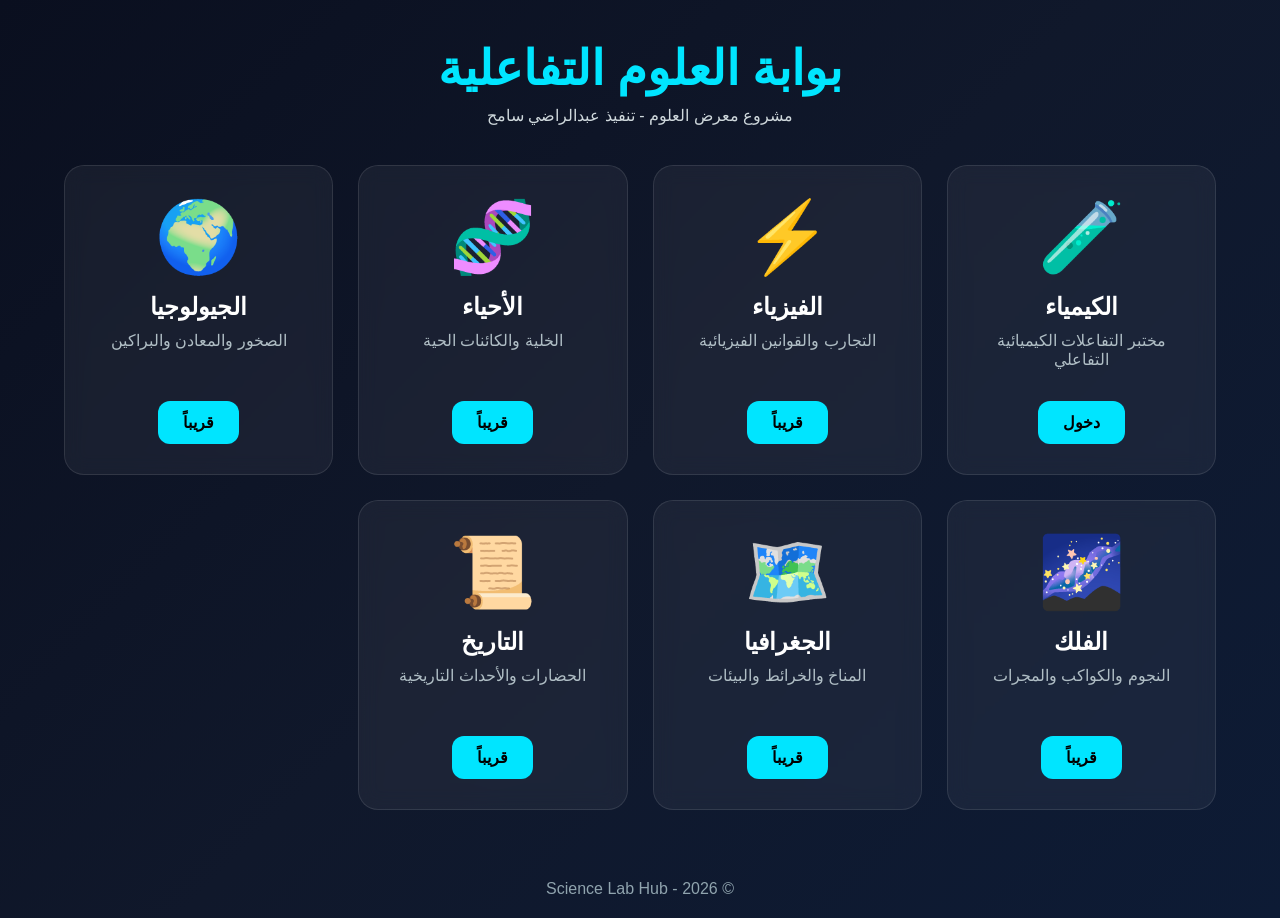
<file: index.html>
<!DOCTYPE html>
<html lang="ar" dir="rtl">

<head>
    <meta charset="UTF-8">
    <meta name="viewport" content="width=device-width, initial-scale=1.0">
    <title>بوابة العلوم التفاعلية</title>

    <style>
        * {
            margin: 0;
            padding: 0;
            box-sizing: border-box;
            font-family: Tahoma, sans-serif;
        }

        body {
            background: linear-gradient(135deg, #0a0f1f, #10182b, #0d1b35);
            min-height: 100vh;
            color: white;
        }

        header {
            text-align: center;
            padding: 40px 20px;
        }

        header h1 {
            font-size: 3rem;
            color: #00e5ff;
        }

        header p {
            color: #cfd8dc;
            margin-top: 10px;
        }

        .subjects {
            width: 90%;
            margin: auto;
            display: grid;
            grid-template-columns: repeat(auto-fit, minmax(250px, 1fr));
            gap: 25px;
            padding-bottom: 50px;
        }

        .card {
            background: rgba(255, 255, 255, .05);
            backdrop-filter: blur(10px);
            border: 1px solid rgba(255, 255, 255, .1);
            border-radius: 20px;
            padding: 30px;
            text-align: center;
            transition: .4s;
        }

        .card:hover {
            transform: translateY(-10px) scale(1.03);
            box-shadow: 0 0 20px rgba(0, 229, 255, .4);
        }

        .icon {
            font-size: 70px;
            margin-bottom: 15px;
        }

        .card h2 {
            margin-bottom: 10px;
        }

        .card p {
            color: #b0bec5;
            min-height: 50px;
        }

        .card a {
            display: inline-block;
            margin-top: 20px;
            padding: 12px 25px;
            border-radius: 12px;
            text-decoration: none;
            background: #00e5ff;
            color: black;
            font-weight: bold;
        }

        .chemistry .icon {
            color: #00e5ff;
        }

        .physics .icon {
            color: #ffeb3b;
        }

        .biology .icon {
            color: #4caf50;
        }

        .geology .icon {
            color: #795548;
        }

        .astronomy .icon {
            color: #9c27b0;
        }

        .geography .icon {
            color: #03a9f4;
        }

        .history .icon {
            color: #ff9800;
        }

        footer {
            text-align: center;
            padding: 20px;
            color: #90a4ae;
        }
    </style>

</head>

<body>

    <header>
        <h1>بوابة العلوم التفاعلية</h1>
        <p>مشروع معرض العلوم - تنفيذ عبدالراضي سامح</p>
    </header>

    <section class="subjects">

        <div class="card chemistry">
            <div class="icon">🧪</div>
            <h2>الكيمياء</h2>
            <p>مختبر التفاعلات الكيميائية التفاعلي</p>
            <a href="./elrayeseya.html">دخول</a>
        </div>

        <div class="card physics">
            <div class="icon">⚡</div>
            <h2>الفيزياء</h2>
            <p>التجارب والقوانين الفيزيائية</p>
            <a href="#">قريباً</a>
        </div>

        <div class="card biology">
            <div class="icon">🧬</div>
            <h2>الأحياء</h2>
            <p>الخلية والكائنات الحية</p>
            <a href="#">قريباً</a>
        </div>

        <div class="card geology">
            <div class="icon">🌍</div>
            <h2>الجيولوجيا</h2>
            <p>الصخور والمعادن والبراكين</p>
            <a href="#">قريباً</a>
        </div>

        <div class="card astronomy">
            <div class="icon">🌌</div>
            <h2>الفلك</h2>
            <p>النجوم والكواكب والمجرات</p>
            <a href="#">قريباً</a>
        </div>

        <div class="card geography">
            <div class="icon">🗺️</div>
            <h2>الجغرافيا</h2>
            <p>المناخ والخرائط والبيئات</p>
            <a href="#">قريباً</a>
        </div>

        <div class="card history">
            <div class="icon">📜</div>
            <h2>التاريخ</h2>
            <p>الحضارات والأحداث التاريخية</p>
            <a href="#">قريباً</a>
        </div>

    </section>

    <footer>
        © 2026 - Science Lab Hub
    </footer>

</body>

</html>
</file>
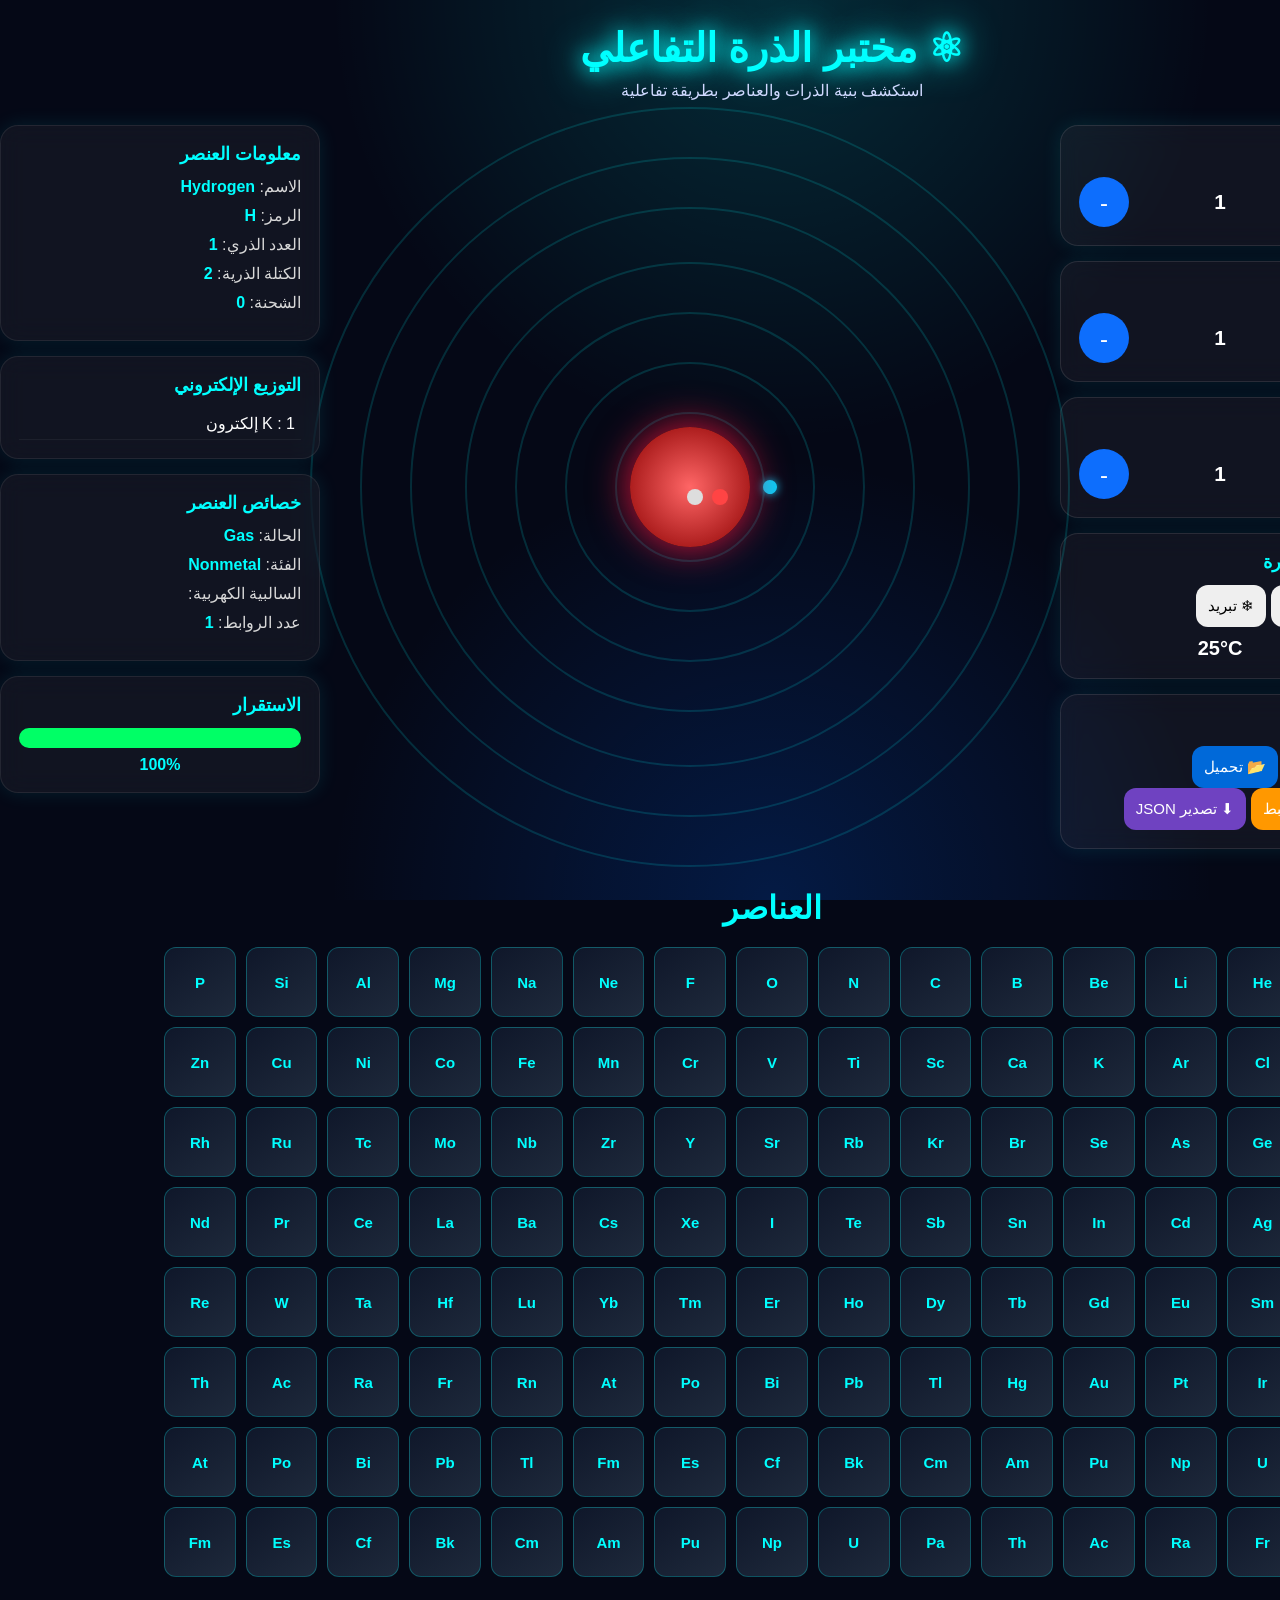
<file: atom.html>
<!DOCTYPE html>
<html lang="ar" dir="rtl">

<head>
    <meta charset="UTF-8">
    <meta name="viewport" content="width=device-width, initial-scale=1.0">

    <title>مختبر الذرة التفاعلي</title>

    <link rel="stylesheet" href="atom.css">
</head>

<body>

    <div class="background"></div>

    <header class="top-header">
        <h1>⚛ مختبر الذرة التفاعلي</h1>
        <p>استكشف بنية الذرات والعناصر بطريقة تفاعلية</p>
    </header>

    <div class="main-container">

        <!-- لوحة التحكم -->
        <aside class="control-panel">
            
            <div class="card">
                <h2>البروتونات</h2>

                <div class="counter-box">
                    <button id="addProton">+</button>

                    <span id="protonCount">1</span>

                    <button id="removeProton">-</button>
                </div>
            </div>

            <div class="card">
                <h2>النيوترونات</h2>

                <div class="counter-box">
                    <button id="addNeutron">+</button>

                    <span id="neutronCount">0</span>

                    <button id="removeNeutron">-</button>
                </div>
            </div>

            <div class="card">
                <h2>الإلكترونات</h2>

                <div class="counter-box">
                    <button id="addElectron">+</button>

                    <span id="electronCount">1</span>

                    <button id="removeElectron">-</button>
                </div>
            </div>

            <div class="card">
                <h2>درجة الحرارة</h2>

                <button id="heatBtn">🔥 تسخين</button>
                <button id="coolBtn">❄ تبريد</button>

                <div id="temperatureDisplay">
                    25°C
                </div>
            </div>

            <div class="card">
                <h2>أدوات</h2>

                <button id="saveAtom">
                    💾 حفظ
                </button>

                <button id="loadAtom">
                    📂 تحميل
                </button>

                <button id="resetAtom">
                    ♻ إعادة ضبط
                </button>

                <button id="exportAtom">
                    ⬇ تصدير JSON
                </button>
            </div>

        </aside>

        <!-- منطقة الذرة -->
        <section class="atom-section">

            <div id="atomContainer">

                <div id="orbit1" class="orbit"></div>
                <div id="orbit2" class="orbit"></div>
                <div id="orbit3" class="orbit"></div>
                <div id="orbit4" class="orbit"></div>
                <div id="orbit5" class="orbit"></div>
                <div id="orbit6" class="orbit"></div>
                <div id="orbit7" class="orbit"></div>

                <div id="nucleus">
                    <div id="protons"></div>
                    <div id="neutrons"></div>
                </div>

                <div id="electrons"></div>

            </div>

        </section>

        <!-- لوحة المعلومات -->
        <aside class="info-panel">

            <div class="info-card">
                <h2>معلومات العنصر</h2>

                <p>
                    الاسم:
                    <span id="elementName">-</span>
                </p>

                <p>
                    الرمز:
                    <span id="elementSymbol">-</span>
                </p>

                <p>
                    العدد الذري:
                    <span id="atomicNumber">0</span>
                </p>

                <p>
                    الكتلة الذرية:
                    <span id="atomicMass">0</span>
                </p>

                <p>
                    الشحنة:
                    <span id="chargeValue">0</span>
                </p>
            </div>

            <div class="info-card">
                <h2>التوزيع الإلكتروني</h2>

                <ul id="shellInfo"></ul>
            </div>

            <div class="info-card">
                <h2>خصائص العنصر</h2>

                <p>
                    الحالة:
                    <span id="stateValue">-</span>
                </p>

                <p>
                    الفئة:
                    <span id="categoryValue">-</span>
                </p>

                <p>
                    السالبية الكهربية:
                    <span id="electroValue">-</span>
                </p>

                <p>
                    عدد الروابط:
                    <span id="bondValue">-</span>
                </p>
            </div>

            <div class="info-card">
                <h2>الاستقرار</h2>

                <div class="stability-bar">
                    <div id="stabilityFill"></div>
                </div>

                <span id="stabilityValue">
                    100%
                </span>
            </div>

        </aside>

    </div>

    <!-- الجدول الدوري -->
    <section class="periodic-wrapper">

        <h2>العناصر</h2>

        <div id="periodicTable"></div>

    </section>

    <!-- شاشة الانفجار -->
    <div id="explosionScreen">

        <div class="explosion-box">

            <h1>💥 انفجار نووي</h1>

            <p>
                أصبحت الذرة غير مستقرة بالكامل
            </p>

            <button id="restartAfterExplosion">
                إعادة المحاولة
            </button>

        </div>
    </div>

    <script src="atom.js"></script>

</body>

</html>
</file>
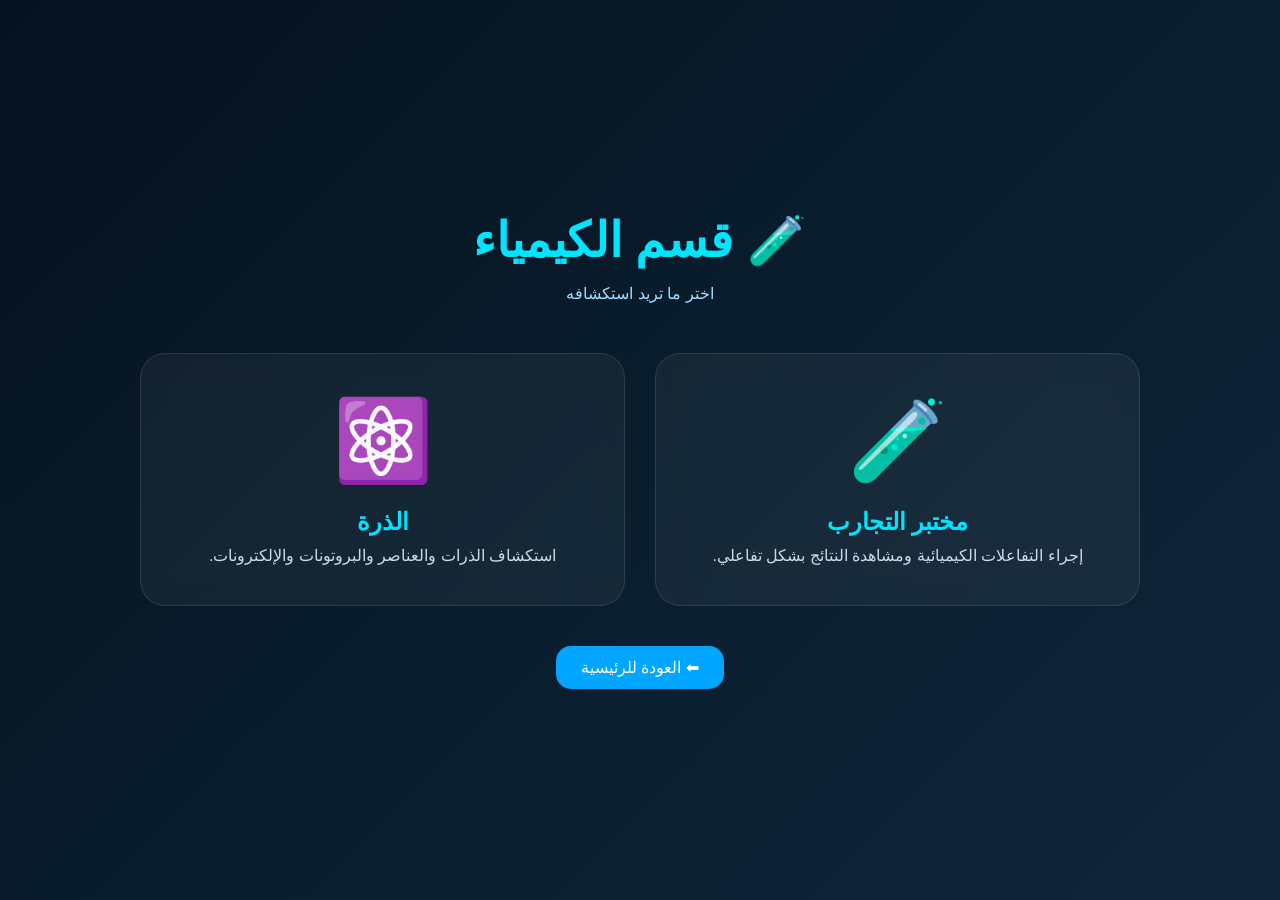
<file: elrayeseya.html>
<!DOCTYPE html>
<html lang="ar" dir="rtl">
<head>
<meta charset="UTF-8">
<meta name="viewport" content="width=device-width, initial-scale=1.0">
<title>قسم الكيمياء</title>

<style>
*{
    margin:0;
    padding:0;
    box-sizing:border-box;
    font-family:Tahoma,sans-serif;
}

body{
    background:linear-gradient(135deg,#06121f,#091d2d,#10253a);
    min-height:100vh;
    display:flex;
    justify-content:center;
    align-items:center;
    color:white;
}

.container{
    width:90%;
    max-width:1000px;
    text-align:center;
}

h1{
    font-size:3rem;
    margin-bottom:15px;
    color:#00e5ff;
}

.subtitle{
    color:#9fdcff;
    margin-bottom:50px;
}

.cards{
    display:grid;
    grid-template-columns:repeat(auto-fit,minmax(280px,1fr));
    gap:30px;
}

.card{
    text-decoration:none;
    color:white;
    background:rgba(255,255,255,0.05);
    border:1px solid rgba(255,255,255,0.1);
    border-radius:25px;
    padding:40px 20px;
    transition:0.3s;
    backdrop-filter:blur(12px);
}

.card:hover{
    transform:translateY(-10px) scale(1.03);
    border-color:#00e5ff;
    box-shadow:0 0 25px #00e5ff55;
}

.icon{
    font-size:80px;
    margin-bottom:20px;
}

.card h2{
    margin-bottom:10px;
    color:#00e5ff;
}

.card p{
    color:#cfd9e4;
}

.back-btn{
    margin-top:40px;
    display:inline-block;
    padding:12px 25px;
    border-radius:15px;
    text-decoration:none;
    color:white;
    background:#00a6ff;
}
</style>

</head>
<body>

<div class="container">

    <h1>🧪 قسم الكيمياء</h1>
    <p class="subtitle">اختر ما تريد استكشافه</p>

    <div class="cards">

        <a href="main.html" class="card">
            <div class="icon">🧪</div>
            <h2>مختبر التجارب</h2>
            <p>إجراء التفاعلات الكيميائية ومشاهدة النتائج بشكل تفاعلي.</p>
        </a>

        <a href="atom.html" class="card">
            <div class="icon">⚛️</div>
            <h2>الذرة</h2>
            <p>استكشاف الذرات والعناصر والبروتونات والإلكترونات.</p>
        </a>

    </div>

    <a href="./index.html" class="back-btn">⬅ العودة للرئيسية</a>

</div>

</body>
</html>
</file>
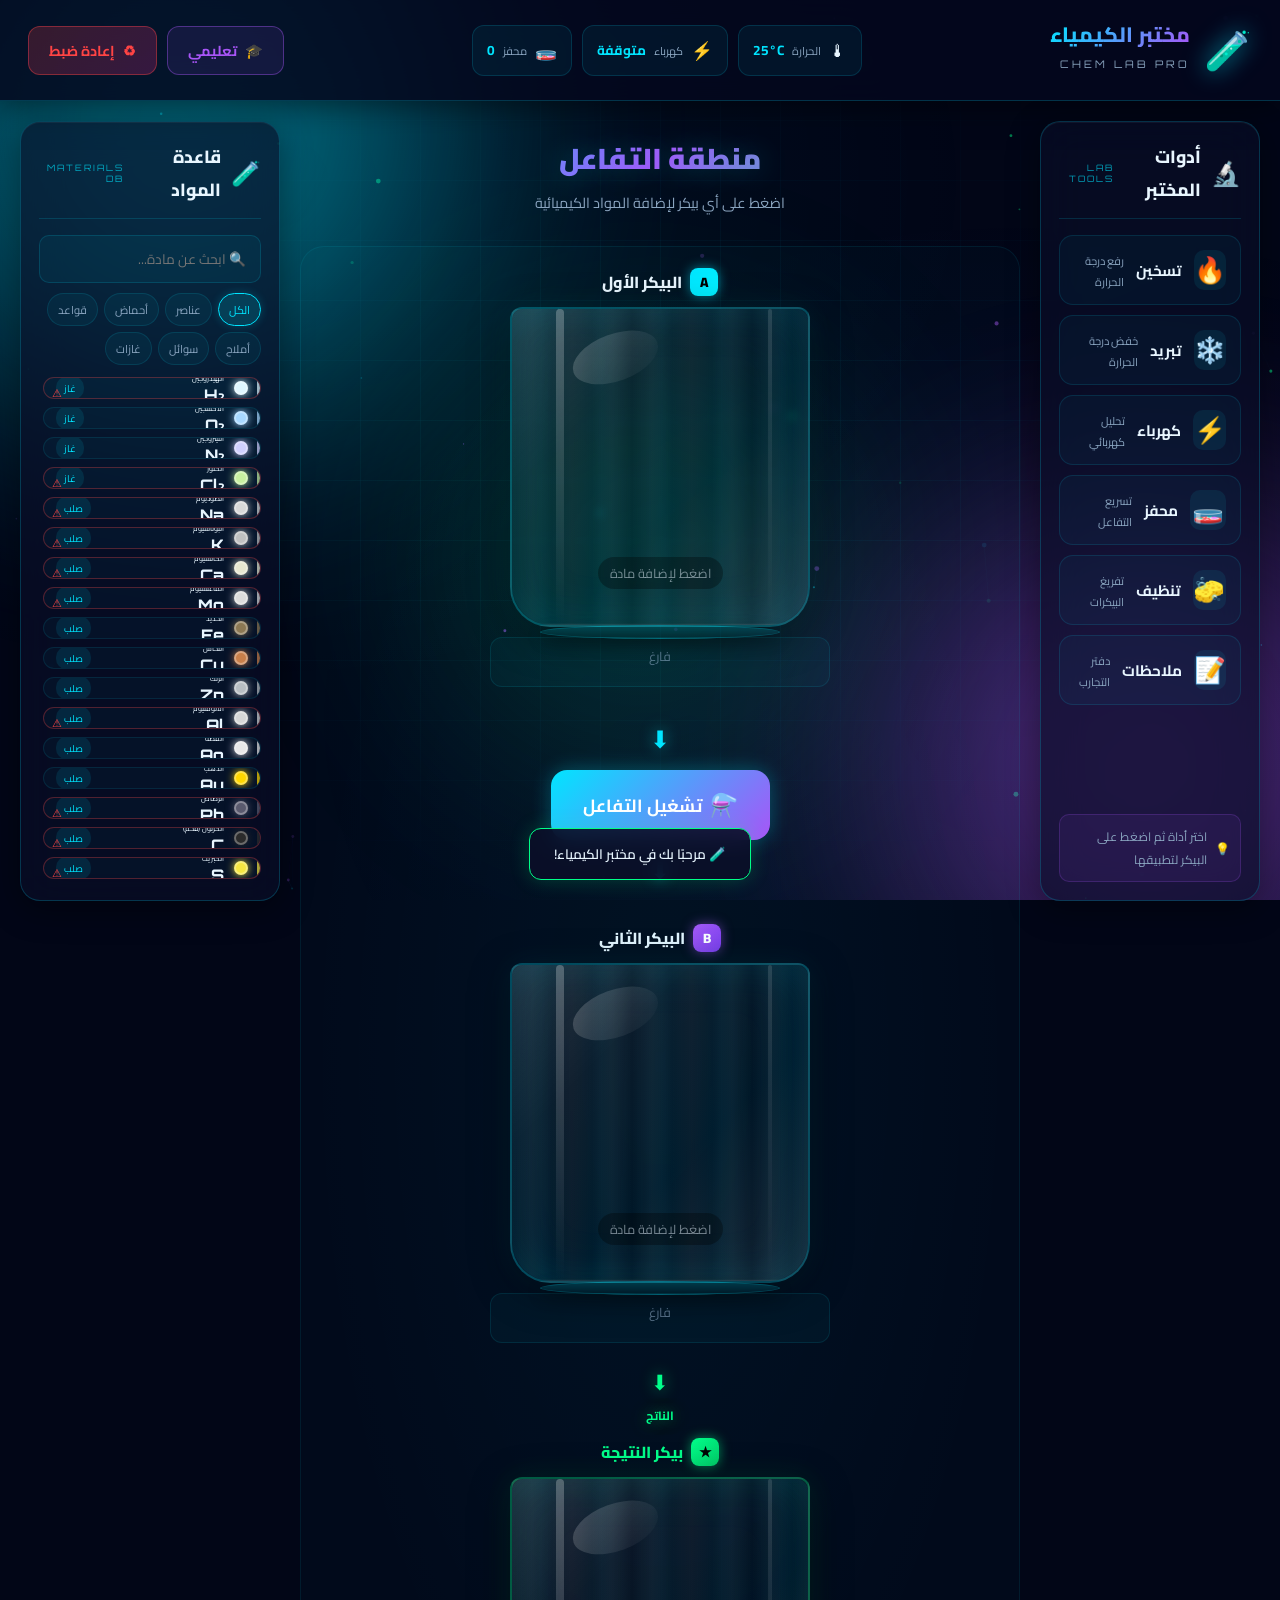
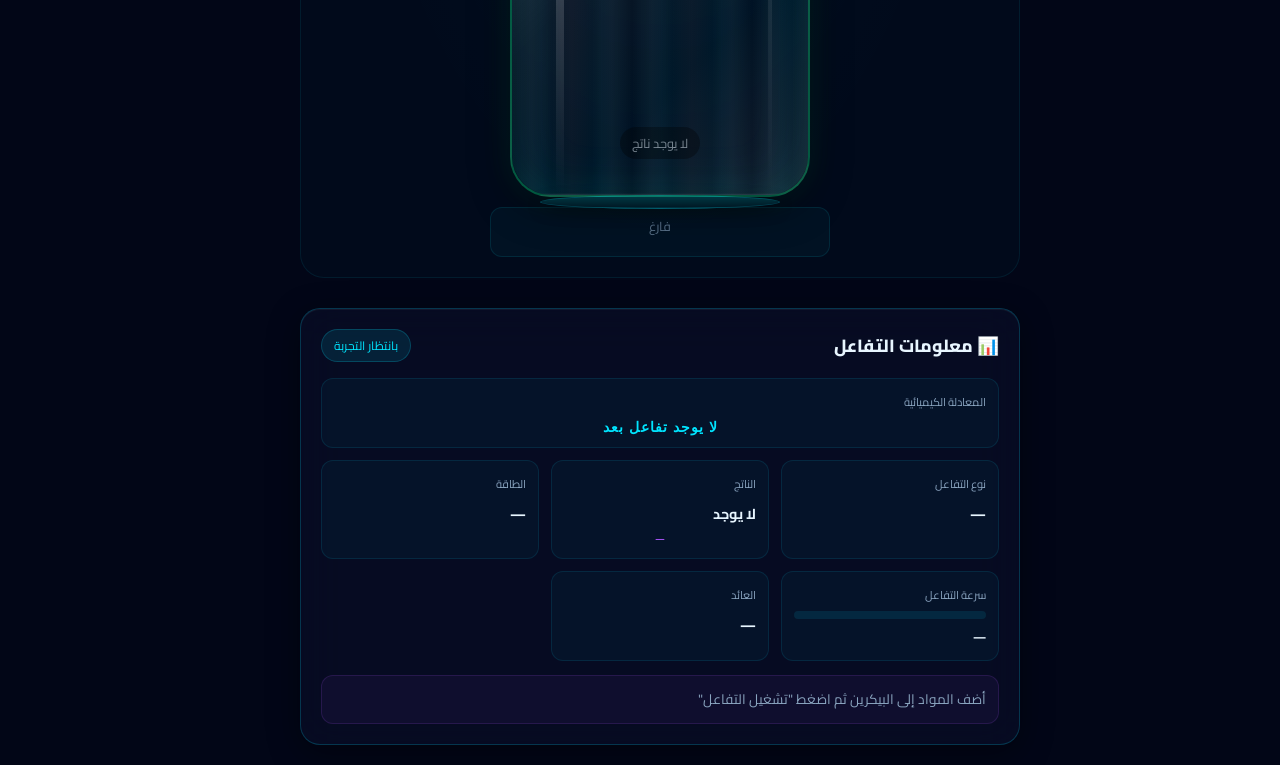
<file: main.html>
<!DOCTYPE html>
<html lang="ar" dir="rtl">
<head>
    <meta charset="UTF-8">
    <meta name="viewport" content="width=device-width, initial-scale=1.0">
    <title>مختبر الكيمياء التفاعلي | Chem Lab Pro</title>
    <link rel="stylesheet" href="style.css">
    <link href="https://fonts.googleapis.com/css2?family=Cairo:wght@300;400;600;700;800;900&family=Orbitron:wght@400;700;900&display=swap" rel="stylesheet">
</head>
<body>

    <!-- ===== الخلفية ===== -->
    <div class="background">
        <canvas id="bgCanvas"></canvas>
        <div class="glow glow1"></div>
        <div class="glow glow2"></div>
        <div class="glow glow3"></div>
        <div class="grid-overlay"></div>
    </div>

    <!-- ===== الشريط العلوي ===== -->
    <header class="topbar">
        <div class="logo">
            <div class="logo-icon">🧪</div>
            <div class="logo-text">
                <h1>مختبر الكيمياء</h1>
                <span>CHEM LAB PRO</span>
            </div>
        </div>

        <div class="lab-status">
            <div class="status-chip" id="tempStatus">
                <span class="status-icon">🌡</span>
                <span class="status-label">الحرارة</span>
                <span class="status-value" id="tempValue">25°C</span>
            </div>
            <div class="status-chip" id="electricStatus">
                <span class="status-icon">⚡</span>
                <span class="status-label">كهرباء</span>
                <span class="status-value" id="electricValue">متوقفة</span>
            </div>
            <div class="status-chip" id="catalystStatus">
                <span class="status-icon">🧫</span>
                <span class="status-label">محفز</span>
                <span class="status-value" id="catalystValue">0</span>
            </div>
        </div>

        <div class="header-buttons">
            <button class="btn btn-ghost" id="eduBtn" title="الوضع التعليمي">
                🎓 <span>تعليمي</span>
            </button>
            <button class="btn btn-danger" id="resetBtn">
                ♻ <span>إعادة ضبط</span>
            </button>
        </div>
    </header>

    <!-- ===== المحتوى الرئيسي ===== -->
    <main class="layout">

        <!-- ===== اللوحة اليسرى: الأدوات ===== -->
        <aside class="panel tools-panel glass">
            <div class="panel-header">
                <div class="panel-title-icon">🔬</div>
                <h2>أدوات المختبر</h2>
                <span class="panel-subtitle">LAB TOOLS</span>
            </div>

            <div class="tools-container">
                <button class="tool-btn heat-tool" data-tool="heat">
                    <div class="tool-icon">🔥</div>
                    <span class="tool-name">تسخين</span>
                    <span class="tool-desc">رفع درجة الحرارة</span>
                </button>

                <button class="tool-btn cold-tool" data-tool="cold">
                    <div class="tool-icon">❄️</div>
                    <span class="tool-name">تبريد</span>
                    <span class="tool-desc">خفض درجة الحرارة</span>
                </button>

                <button class="tool-btn electric-tool" data-tool="electric">
                    <div class="tool-icon">⚡</div>
                    <span class="tool-name">كهرباء</span>
                    <span class="tool-desc">تحليل كهربائي</span>
                </button>

                <button class="tool-btn catalyst-tool" data-tool="catalyst">
                    <div class="tool-icon">🧫</div>
                    <span class="tool-name">محفز</span>
                    <span class="tool-desc">تسريع التفاعل</span>
                </button>

                <button class="tool-btn clean-tool" id="cleanBtn">
                    <div class="tool-icon">🧽</div>
                    <span class="tool-name">تنظيف</span>
                    <span class="tool-desc">تفريغ البيكرات</span>
                </button>

                <button class="tool-btn note-tool" id="noteBtn">
                    <div class="tool-icon">📝</div>
                    <span class="tool-name">ملاحظات</span>
                    <span class="tool-desc">دفتر التجارب</span>
                </button>
            </div>

            <div class="tools-hint">
                <span>💡</span>
                <p>اختر أداة ثم اضغط على البيكر لتطبيقها</p>
            </div>
        </aside>

        <!-- ===== المنطقة الوسطى: البيكرات ===== -->
        <section class="lab-area">

            <div class="lab-header">
                <h1>منطقة التفاعل</h1>
                <p>اضغط على أي بيكر لإضافة المواد الكيميائية</p>
            </div>

            <div class="beakers-zone">

                <!-- بيكر A -->
                <div class="beaker-card">
                    <div class="beaker-title">
                        <span class="beaker-badge badge-a">A</span>
                        <span>البيكر الأول</span>
                    </div>

                    <div id="beakerA" class="beaker beaker-a" data-beaker="A">
                        <div class="beaker-glass">
                            <div class="liquid liquidA"></div>
                            <div class="liquid-wave wave1"></div>
                            <div class="liquid-wave wave2"></div>
                            <div class="foam foamA"></div>
                            <div class="bubbles bubblesA"></div>
                            <div class="steam steamA"></div>
                            <div class="sparks sparksA"></div>
                            <div class="precipitate-layer precipA"></div>
                            <div class="beaker-glow"></div>
                            <div class="beaker-shine"></div>
                            <div class="beaker-label">
                                <span class="empty-hint">اضغط لإضافة مادة</span>
                            </div>
                        </div>
                        <div class="beaker-stand"></div>
                    </div>

                    <div id="contentA" class="beaker-content">
                        <span class="content-empty">فارغ</span>
                    </div>
                </div>

                <!-- زر التفاعل -->
                <div class="mix-center">
                    <div class="mix-arrow">⬇</div>
                    <button id="mixBtn" class="btn btn-primary mix-btn">
                        <span class="mix-icon">⚗️</span>
                        <span>تشغيل التفاعل</span>
                    </button>
                    <div class="mix-arrow">⬇</div>
                </div>

                <!-- بيكر B -->
                <div class="beaker-card">
                    <div class="beaker-title">
                        <span class="beaker-badge badge-b">B</span>
                        <span>البيكر الثاني</span>
                    </div>

                    <div id="beakerB" class="beaker beaker-b" data-beaker="B">
                        <div class="beaker-glass">
                            <div class="liquid liquidB"></div>
                            <div class="liquid-wave wave1"></div>
                            <div class="liquid-wave wave2"></div>
                            <div class="foam foamB"></div>
                            <div class="bubbles bubblesB"></div>
                            <div class="steam steamB"></div>
                            <div class="sparks sparksB"></div>
                            <div class="precipitate-layer precipB"></div>
                            <div class="beaker-glow"></div>
                            <div class="beaker-shine"></div>
                            <div class="beaker-label">
                                <span class="empty-hint">اضغط لإضافة مادة</span>
                            </div>
                        </div>
                        <div class="beaker-stand"></div>
                    </div>

                    <div id="contentB" class="beaker-content">
                        <span class="content-empty">فارغ</span>
                    </div>
                </div>

                <!-- بيكر النتيجة -->
                <div class="result-section">
                    <div class="result-arrow">
                        <span>⬇</span>
                        <span class="result-arrow-label">الناتج</span>
                    </div>

                    <div class="beaker-card result-card">
                        <div class="beaker-title result-title">
                            <span class="beaker-badge badge-r">★</span>
                            <span>بيكر النتيجة</span>
                        </div>

                        <div id="resultBeaker" class="beaker result-beaker">
                            <div class="beaker-glass">
                                <div class="liquid result-liquid"></div>
                                <div class="liquid-wave wave1"></div>
                                <div class="liquid-wave wave2"></div>
                                <div class="foam foamR"></div>
                                <div class="bubbles bubblesR"></div>
                                <div class="steam steamR"></div>
                                <div class="sparks sparksR"></div>
                                <div class="precipitate-layer precipR"></div>
                                <div class="beaker-glow"></div>
                                <div class="beaker-shine"></div>
                                <div class="beaker-label">
                                    <span class="empty-hint">لا يوجد ناتج</span>
                                </div>
                            </div>
                            <div class="beaker-stand"></div>
                        </div>

                        <div id="resultContent" class="beaker-content result-content">
                            <span class="content-empty">فارغ</span>
                        </div>
                    </div>
                </div>

            </div>

            <!-- ===== لوحة معلومات التفاعل ===== -->
            <div class="reaction-info-panel glass">
                <div class="info-header">
                    <h3>📊 معلومات التفاعل</h3>
                    <span class="info-status" id="reactionStatus">بانتظار التجربة</span>
                </div>

                <div class="info-grid">
                    <div class="info-box equation-box">
                        <span class="info-label">المعادلة الكيميائية</span>
                        <div id="equationText" class="info-value equation-text">لا يوجد تفاعل بعد</div>
                    </div>

                    <div class="info-box">
                        <span class="info-label">نوع التفاعل</span>
                        <div id="reactionType" class="info-value">—</div>
                    </div>

                    <div class="info-box">
                        <span class="info-label">الناتج</span>
                        <div id="resultName" class="info-value">لا يوجد</div>
                        <div id="resultFormula" class="info-formula">—</div>
                    </div>

                    <div class="info-box">
                        <span class="info-label">الطاقة</span>
                        <div id="energyInfo" class="info-value">—</div>
                    </div>

                    <div class="info-box">
                        <span class="info-label">سرعة التفاعل</span>
                        <div class="speed-bar">
                            <div id="speedFill" class="speed-fill"></div>
                        </div>
                        <div id="speedValue" class="info-value small">—</div>
                    </div>

                    <div class="info-box">
                        <span class="info-label">العائد</span>
                        <div id="yieldValue" class="info-value">—</div>
                    </div>
                </div>

                <div class="info-description" id="reactionDescription">
                    أضف المواد إلى البيكرين ثم اضغط "تشغيل التفاعل"
                </div>
            </div>

        </section>

        <!-- ===== اللوحة اليمنى: قاعدة المواد ===== -->
        <aside class="panel materials-panel glass">
            <div class="panel-header">
                <div class="panel-title-icon">🧪</div>
                <h2>قاعدة المواد</h2>
                <span class="panel-subtitle">MATERIALS DB</span>
            </div>

            <div class="materials-search">
                <input type="text" id="materialSearch" placeholder="🔍 ابحث عن مادة...">
            </div>

            <div class="materials-filters">
                <button class="filter-btn active" data-filter="all">الكل</button>
                <button class="filter-btn" data-filter="element">عناصر</button>
                <button class="filter-btn" data-filter="acid">أحماض</button>
                <button class="filter-btn" data-filter="base">قواعد</button>
                <button class="filter-btn" data-filter="salt">أملاح</button>
                <button class="filter-btn" data-filter="liquid">سوائل</button>
                <button class="filter-btn" data-filter="gas">غازات</button>
            </div>

            <div id="materialsContainer" class="materials-container">
                <!-- تُملأ من JS -->
            </div>
        </aside>

    </main>

    <!-- ===== نافذة اختيار المواد ===== -->
    <div id="materialPicker" class="modal-overlay">
        <div class="modal-box picker-box glass">
            <div class="modal-header">
                <h2>🧪 اختر مادة كيميائية</h2>
                <button class="modal-close" id="closePicker">✖</button>
            </div>
            <div class="picker-search">
                <input type="text" id="pickerSearch" placeholder="🔍 ابحث عن مادة...">
            </div>
            <div id="pickerMaterials" class="picker-materials">
                <!-- تُملأ من JS -->
            </div>
        </div>
    </div>

    <!-- ===== نافذة الملاحظات ===== -->
    <div id="notesModal" class="modal-overlay">
        <div class="modal-box notes-box glass">
            <div class="modal-header">
                <h2>📝 دفتر الملاحظات</h2>
                <button class="modal-close" id="closeNotes">✖</button>
            </div>
            <textarea id="notesArea" placeholder="اكتب ملاحظات تجربتك هنا... يتم الحفظ تلقائيًا"></textarea>
            <div class="notes-footer">
                <span>💾 يتم الحفظ تلقائيًا في المتصفح</span>
                <button class="btn btn-primary" id="clearNotes">مسح</button>
            </div>
        </div>
    </div>

    <!-- ===== نافذة المعلومات التعليمية ===== -->
    <div id="eduModal" class="modal-overlay">
        <div class="modal-box edu-box glass">
            <div class="modal-header">
                <h2>🎓 الوضع التعليمي</h2>
                <button class="modal-close" id="closeEdu">✖</button>
            </div>
            <div id="eduContent" class="edu-content">
                <div class="edu-welcome">
                    <h3>مرحبًا بك في المختبر التعليمي!</h3>
                    <p>اضغط على أي مادة في قاعدة المواد لعرض معلوماتها التفصيلية، أو قم بتشغيل تفاعل لعرض الشرح التعليمي.</p>
                </div>
            </div>
        </div>
    </div>

    <!-- ===== نافذة معلومات المادة ===== -->
    <div id="materialInfoModal" class="modal-overlay">
        <div class="modal-box material-info-box glass">
            <div class="modal-header">
                <h2 id="materialInfoTitle">معلومات المادة</h2>
                <button class="modal-close" id="closeMaterialInfo">✖</button>
            </div>
            <div id="materialInfoContent" class="material-info-content">
                <!-- تُملأ من JS -->
            </div>
        </div>
    </div>

    <!-- ===== نافذة التنبيه ===== -->
    <div id="toastContainer" class="toast-container"></div>

    <!-- ===== مؤشر التحميل ===== -->
    <div id="loadingScreen" class="loading-screen">
        <div class="loading-content">
            <div class="loading-flask">🧪</div>
            <h2>مرحبًا في مختبر الاستاذ سامح للتجارب الكيميائية</h2>
            <h2>تنفيذ عبدالراضي سامح</h2>
            <div class="loading-bar"><div class="loading-fill"></div></div>
        </div>
    </div>

    <script src="app.js"></script>
</body>
</html>
</file>
<file: atom.css>
/* =========================
   Reset
========================= */

*{
    margin:0;
    padding:0;
    box-sizing:border-box;
}

html{
    scroll-behavior:smooth;
}

body{
    font-family:'Segoe UI',Tahoma,sans-serif;
    background:#050816;
    color:white;
    min-height:100vh;
    overflow-x:hidden;
}

/* =========================
   Background
========================= */

.background{
    position:fixed;
    inset:0;

    background:
    radial-gradient(
        circle at top,
        rgba(0,255,255,.15),
        transparent 40%
    ),
    radial-gradient(
        circle at bottom,
        rgba(0,100,255,.20),
        transparent 40%
    ),
    #050816;

    z-index:-1;
}

/* =========================
   Header
========================= */

.top-header{
    text-align:center;
    padding:25px;
}

.top-header h1{
    font-size:2.5rem;
    color:#00ffff;
    text-shadow:
    0 0 20px cyan,
    0 0 40px cyan;
}

.top-header p{
    margin-top:10px;
    color:#cfd9ff;
}

/* =========================
   Layout
========================= */

.main-container{
    display:grid;

    grid-template-columns:
    320px
    1fr
    320px;

    gap:20px;

    width:95%;
    margin:auto;
}

/* =========================
   Panels
========================= */

.control-panel,
.info-panel{
    display:flex;
    flex-direction:column;
    gap:15px;
}

/* =========================
   Cards
========================= */

.card,
.info-card{

    background:
    rgba(255,255,255,.05);

    backdrop-filter:blur(12px);

    border:
    1px solid rgba(255,255,255,.1);

    border-radius:18px;

    padding:18px;

    box-shadow:
    0 0 20px rgba(0,255,255,.1);
}

.card h2,
.info-card h2{

    margin-bottom:12px;

    color:#00ffff;

    font-size:1.1rem;
}

/* =========================
   Buttons
========================= */

button{

    border:none;

    border-radius:12px;

    padding:12px;

    cursor:pointer;

    font-size:15px;

    color:white;

    transition:.25s;
}

button:hover{
    transform:translateY(-2px);
}

#loadElement{
    width:100%;

    background:#00bcd4;
}

#saveAtom{
    background:#28a745;
}

#loadAtom{
    background:#0069d9;
}

#resetAtom{
    background:#ff9800;
}

#exportAtom{
    background:#6f42c1;
}

/* =========================
   Counters
========================= */

.counter-box{

    display:flex;

    justify-content:space-between;

    align-items:center;
}

.counter-box button{

    width:50px;
    height:50px;

    border-radius:50%;

    font-size:24px;

    background:#0d6efd;
}

.counter-box span{

    font-size:1.3rem;

    font-weight:bold;
}

/* =========================
   Atom Section
========================= */

.atom-section{

    display:flex;
    justify-content:center;
    align-items:center;

    min-height:700px;
}

#atomContainer{

    position:relative;

    width:700px;
    height:700px;
}

/* =========================
   Orbits
========================= */

.orbit{

    position:absolute;

    border:
    2px solid rgba(0,255,255,.15);

    border-radius:50%;

    left:50%;
    top:50%;

    transform:
    translate(-50%,-50%);

    animation:
    orbitPulse 5s infinite ease-in-out;
}

#orbit1{
    width:150px;
    height:150px;
}

#orbit2{
    width:250px;
    height:250px;
}

#orbit3{
    width:350px;
    height:350px;
}

#orbit4{
    width:450px;
    height:450px;
}

@keyframes orbitPulse{

    0%{
        box-shadow:0 0 0px cyan;
    }

    50%{
        box-shadow:0 0 20px cyan;
    }

    100%{
        box-shadow:0 0 0px cyan;
    }
}

/* =========================
   Nucleus
========================= */

#nucleus{

    position:absolute;

    left:50%;
    top:50%;

    transform:
    translate(-50%,-50%);

    width:120px;
    height:120px;

    border-radius:50%;

    background:
    radial-gradient(
        circle,
        #ff6666,
        #8b0000
    );

    display:flex;
    justify-content:center;
    align-items:center;
    flex-wrap:wrap;

    box-shadow:
    0 0 40px red,
    0 0 80px crimson;

    z-index:10;
}

/* =========================
   Protons + Neutrons
========================= */

.proton{

    width:16px;
    height:16px;

    border-radius:50%;

    background:#ff2f2f;

    margin:2px;
}

.neutron{

    width:16px;
    height:16px;

    border-radius:50%;

    background:#c0c0c0;

    margin:2px;
}

/* =========================
   Electrons
========================= */

.electron{

    position:absolute;

    width:14px;
    height:14px;

    border-radius:50%;

    background:#00ffff;

    box-shadow:
    0 0 12px cyan,
    0 0 25px cyan;

    transition:.2s;
}

.electron:hover{

    transform:scale(1.5);
}

/* =========================
   Temperature
========================= */

#temperatureDisplay{

    margin-top:10px;

    font-size:20px;

    text-align:center;

    font-weight:bold;
}

/* =========================
   Stability Bar
========================= */

.stability-bar{

    width:100%;
    height:20px;

    background:#222;

    border-radius:20px;

    overflow:hidden;

    margin-top:10px;
}

#stabilityFill{

    width:100%;
    height:100%;

    background:
    linear-gradient(
        90deg,
        #00ff66,
        #00ffff
    );
}

#stabilityValue{

    display:block;

    text-align:center;

    margin-top:8px;
}

/* =========================
   Explosion Screen
========================= */

#explosionScreen{

    position:fixed;
    inset:0;

    background:
    rgba(0,0,0,.95);

    display:none;

    justify-content:center;
    align-items:center;

    z-index:99999;
}

.explosion-box{

    text-align:center;

    padding:40px;

    border-radius:20px;

    background:#111;

    box-shadow:
    0 0 50px red;
}

.explosion-box h1{

    color:red;

    font-size:3rem;
}

/* =========================
   Periodic Table
========================= */

.periodic-wrapper{

    width:95%;
    margin:40px auto;
}

.periodic-wrapper h2{

    text-align:center;

    color:#00ffff;

    margin-bottom:20px;

    font-size:2rem;
}

#periodicTable{

    display:grid;

    grid-template-columns:
    repeat(auto-fill,minmax(70px,1fr));

    gap:10px;
}

.element-btn{

    background:
    linear-gradient(
        145deg,
        #0f172a,
        #1e293b
    );

    border:
    1px solid rgba(0,255,255,.25);

    border-radius:12px;

    min-height:70px;

    display:flex;
    justify-content:center;
    align-items:center;

    font-weight:bold;

    color:#00ffff;

    transition:.25s;
}

.element-btn:hover{

    transform:translateY(-4px);

    box-shadow:
    0 0 20px cyan;

    background:
    linear-gradient(
        145deg,
        #00bcd4,
        #0066ff
    );

    color:white;
}

/* =========================
   Info Panel
========================= */

.info-panel{

    display:flex;
    flex-direction:column;

    gap:15px;
}

.info-card{

    background:
    rgba(255,255,255,.05);

    border:
    1px solid rgba(255,255,255,.08);

    border-radius:18px;

    padding:18px;
}

.info-card p{

    margin:10px 0;

    color:#d8d8d8;
}

.info-card span{

    color:#00ffff;

    font-weight:bold;
}

/* =========================
   Lists
========================= */

#shellInfo{

    margin-top:10px;

    list-style:none;
}

#shellInfo li{

    padding:6px;

    border-bottom:
    1px solid rgba(255,255,255,.05);
}

/* =========================
   Hot Effect
========================= */

.hot{

    animation:
    hotFlash .5s;
}

@keyframes hotFlash{

    0%{
        background:#330000;
    }

    100%{
        background:transparent;
    }
}

/* =========================
   Cold Effect
========================= */

.cold{

    animation:
    coldFlash .5s;
}

@keyframes coldFlash{

    0%{
        background:#002244;
    }

    100%{
        background:transparent;
    }
}

/* =========================
   Responsive
========================= */

@media (max-width:1200px){

    .main-container{

        grid-template-columns:
        1fr;

    }

    .control-panel,
    .info-panel{

        width:100%;
    }

    #atomContainer{

        width:550px;
        height:550px;
    }
}

@media (max-width:700px){

    #atomContainer{

        width:350px;
        height:350px;
    }

    #orbit1{
        width:90px;
        height:90px;
    }

    #orbit2{
        width:150px;
        height:150px;
    }

    #orbit3{
        width:220px;
        height:220px;
    }

    #orbit4{
        width:290px;
        height:290px;
    }

    #nucleus{

        width:90px;
        height:90px;
    }

    .top-header h1{

        font-size:1.8rem;
    }
}

/* =========================
   Scrollbar
========================= */

::-webkit-scrollbar{

    width:8px;
}

::-webkit-scrollbar-thumb{

    background:#00bcd4;
    border-radius:20px;
}

#coolBtn,
#heatBtn{
    color: black;
}

.proton,
.neutron{
    position:absolute;
    border-radius:50%;
}

.proton{
    background:#ff4444;
}

.neutron{
    background:#dddddd;
}

#restartAfterExplosion{
    color: black;
}

#orbit5{
    width:560px;
    height:560px;
}

#orbit6{
    width:660px;
    height:660px;
}

#orbit7{
    width:760px;
    height:760px;
}

.electron{
    position:absolute;
    border-radius:50%;
    background:#00d4ff;
    box-shadow:0 0 10px #00d4ff;
    z-index:5;
}
</file>
<file: style.css>
/* =========================================
   CHEM LAB PRO - FUTURISTIC LABORATORY
   ========================================= */

* {
    margin: 0;
    padding: 0;
    box-sizing: border-box;
}

:root {
    --neon-blue: #00e5ff;
    --neon-cyan: #00f0ff;
    --neon-purple: #a855f7;
    --neon-violet: #7c3aed;
    --neon-green: #00ff88;
    --neon-pink: #ff2d95;
    --neon-yellow: #ffd700;
    --neon-red: #ff4444;
    --bg-dark: #020617;
    --bg-panel: rgba(10, 15, 40, 0.65);
    --glass-border: rgba(0, 229, 255, 0.2);
    --text-primary: #e8f6ff;
    --text-secondary: #8aa5c0;
    --font-main: 'Cairo', sans-serif;
    --font-tech: 'Orbitron', monospace;
}

html {
    scroll-behavior: smooth;
}

body {
    font-family: var(--font-main);
    background: var(--bg-dark);
    color: var(--text-primary);
    overflow-x: hidden;
    min-height: 100vh;
    position: relative;
    direction: rtl;
}

body::before {
    content: '';
    position: fixed;
    inset: 0;
    background:
        radial-gradient(ellipse at 20% 20%, rgba(0, 229, 255, 0.06), transparent 50%),
        radial-gradient(ellipse at 80% 80%, rgba(168, 85, 247, 0.06), transparent 50%);
    z-index: -5;
    pointer-events: none;
}

/* =========================================
   BACKGROUND
   ========================================= */

.background {
    position: fixed;
    inset: 0;
    z-index: -10;
    overflow: hidden;
}

#bgCanvas {
    position: absolute;
    inset: 0;
    width: 100%;
    height: 100%;
}

.glow {
    position: absolute;
    border-radius: 50%;
    filter: blur(120px);
    opacity: 0.4;
    animation: glowPulse 8s ease-in-out infinite;
}

.glow1 {
    width: 550px;
    height: 550px;
    background: var(--neon-blue);
    top: -150px;
    left: -100px;
}

.glow2 {
    width: 500px;
    height: 500px;
    background: var(--neon-purple);
    bottom: -120px;
    right: -120px;
    animation-delay: 2s;
}

.glow3 {
    width: 400px;
    height: 400px;
    background: var(--neon-green);
    top: 40%;
    left: 50%;
    transform: translateX(-50%);
    opacity: 0.15;
    animation-delay: 4s;
}

@keyframes glowPulse {
    0%, 100% { opacity: 0.3; transform: scale(1); }
    50% { opacity: 0.5; transform: scale(1.15); }
}

.grid-overlay {
    position: absolute;
    inset: 0;
    background-image:
        linear-gradient(rgba(0, 229, 255, 0.04) 1px, transparent 1px),
        linear-gradient(90deg, rgba(0, 229, 255, 0.04) 1px, transparent 1px);
    background-size: 60px 60px;
    mask-image: radial-gradient(ellipse at center, black 30%, transparent 75%);
    -webkit-mask-image: radial-gradient(ellipse at center, black 30%, transparent 75%);
}

/* =========================================
   TOPBAR
   ========================================= */

.topbar {
    display: flex;
    align-items: center;
    justify-content: space-between;
    gap: 20px;
    padding: 14px 28px;
    background: rgba(4, 8, 30, 0.85);
    backdrop-filter: blur(20px);
    -webkit-backdrop-filter: blur(20px);
    border-bottom: 1px solid var(--glass-border);
    position: sticky;
    top: 0;
    z-index: 100;
    box-shadow: 0 4px 30px rgba(0, 0, 0, 0.5);
}

.logo {
    display: flex;
    align-items: center;
    gap: 14px;
}

.logo-icon {
    font-size: 2.4rem;
    filter: drop-shadow(0 0 12px rgba(0, 229, 255, 0.6));
    animation: floatIcon 3s ease-in-out infinite;
}

@keyframes floatIcon {
    0%, 100% { transform: translateY(0) rotate(-5deg); }
    50% { transform: translateY(-6px) rotate(5deg); }
}

.logo-text h1 {
    font-size: 1.3rem;
    font-weight: 800;
    background: linear-gradient(135deg, var(--neon-blue), var(--neon-purple));
    -webkit-background-clip: text;
    background-clip: text;
    -webkit-text-fill-color: transparent;
    line-height: 1.2;
}

.logo-text span {
    font-family: var(--font-tech);
    font-size: 0.65rem;
    letter-spacing: 3px;
    color: var(--text-secondary);
}

.lab-status {
    display: flex;
    gap: 10px;
    flex-wrap: wrap;
    justify-content: center;
}

.status-chip {
    display: flex;
    align-items: center;
    gap: 8px;
    padding: 8px 14px;
    border-radius: 12px;
    background: rgba(0, 229, 255, 0.06);
    border: 1px solid rgba(0, 229, 255, 0.15);
    font-size: 0.8rem;
    transition: all 0.3s;
}

.status-chip.active {
    border-color: var(--neon-blue);
    box-shadow: 0 0 15px rgba(0, 229, 255, 0.3);
    background: rgba(0, 229, 255, 0.12);
}

.status-icon {
    font-size: 1.1rem;
}

.status-label {
    color: var(--text-secondary);
    font-size: 0.7rem;
}

.status-value {
    font-weight: 700;
    color: var(--neon-blue);
    font-size: 0.85rem;
}

.header-buttons {
    display: flex;
    gap: 10px;
}

/* =========================================
   BUTTONS
   ========================================= */

.btn {
    display: inline-flex;
    align-items: center;
    gap: 8px;
    padding: 10px 20px;
    border: none;
    border-radius: 12px;
    font-family: var(--font-main);
    font-size: 0.9rem;
    font-weight: 700;
    cursor: pointer;
    transition: all 0.3s ease;
    position: relative;
    overflow: hidden;
}

.btn::after {
    content: '';
    position: absolute;
    inset: 0;
    background: linear-gradient(120deg, transparent 30%, rgba(255,255,255,0.15) 50%, transparent 70%);
    transform: translateX(-100%);
    transition: transform 0.6s;
}

.btn:hover::after {
    transform: translateX(100%);
}

.btn-primary {
    background: linear-gradient(135deg, var(--neon-blue), var(--neon-purple));
    color: #fff;
    box-shadow: 0 0 20px rgba(0, 229, 255, 0.3);
}

.btn-primary:hover {
    box-shadow: 0 0 35px rgba(0, 229, 255, 0.5);
    transform: translateY(-2px);
}

.btn-danger {
    background: linear-gradient(135deg, rgba(255, 68, 68, 0.2), rgba(255, 45, 149, 0.2));
    color: var(--neon-red);
    border: 1px solid rgba(255, 68, 68, 0.4);
}

.btn-danger:hover {
    background: linear-gradient(135deg, rgba(255, 68, 68, 0.35), rgba(255, 45, 149, 0.35));
    box-shadow: 0 0 20px rgba(255, 68, 68, 0.3);
}

.btn-ghost {
    background: rgba(168, 85, 247, 0.1);
    color: var(--neon-purple);
    border: 1px solid rgba(168, 85, 247, 0.4);
}

.btn-ghost:hover {
    background: rgba(168, 85, 247, 0.25);
    box-shadow: 0 0 20px rgba(168, 85, 247, 0.3);
}

/* =========================================
   LAYOUT
   ========================================= */

.layout {
    display: grid;
    grid-template-columns: 260px 1fr 300px;
    gap: 20px;
    padding: 20px;
    max-width: 1800px;
    margin: 0 auto;
    min-height: calc(100vh - 80px);
}

/* =========================================
   GLASS PANELS
   ========================================= */

.glass {
    background: var(--bg-panel);
    backdrop-filter: blur(20px);
    -webkit-backdrop-filter: blur(20px);
    border: 1px solid var(--glass-border);
    border-radius: 20px;
    box-shadow:
        0 8px 32px rgba(0, 0, 0, 0.4),
        inset 0 1px 0 rgba(255, 255, 255, 0.05);
}

.panel {
    display: flex;
    flex-direction: column;
    padding: 18px;
    max-height: calc(100vh - 120px);
    position: sticky;
    top: 100px;
}

.panel-header {
    display: flex;
    align-items: center;
    gap: 10px;
    margin-bottom: 16px;
    padding-bottom: 12px;
    border-bottom: 1px solid rgba(0, 229, 255, 0.15);
}

.panel-title-icon {
    font-size: 1.5rem;
}

.panel-header h2 {
    font-size: 1.1rem;
    font-weight: 800;
    color: var(--text-primary);
}

.panel-subtitle {
    font-family: var(--font-tech);
    font-size: 0.55rem;
    letter-spacing: 2px;
    color: var(--neon-blue);
    opacity: 0.7;
    margin-right: auto;
}

/* =========================================
   TOOLS PANEL
   ========================================= */

.tools-container {
    display: flex;
    flex-direction: column;
    gap: 10px;
    overflow-y: auto;
    flex: 1;
}

.tool-btn {
    display: flex;
    align-items: center;
    gap: 12px;
    padding: 12px 14px;
    background: rgba(0, 229, 255, 0.04);
    border: 1px solid rgba(0, 229, 255, 0.12);
    border-radius: 14px;
    color: var(--text-primary);
    font-family: var(--font-main);
    cursor: pointer;
    transition: all 0.3s ease;
    text-align: right;
    position: relative;
    overflow: hidden;
}

.tool-btn::before {
    content: '';
    position: absolute;
    right: 0;
    top: 0;
    bottom: 0;
    width: 3px;
    background: var(--neon-blue);
    border-radius: 3px;
    opacity: 0;
    transition: opacity 0.3s;
}

.tool-btn:hover {
    background: rgba(0, 229, 255, 0.1);
    border-color: rgba(0, 229, 255, 0.4);
    transform: translateX(-4px);
    box-shadow: 0 0 20px rgba(0, 229, 255, 0.15);
}

.tool-btn:hover::before {
    opacity: 1;
}

.tool-btn.active {
    background: rgba(0, 229, 255, 0.15);
    border-color: var(--neon-blue);
    box-shadow: 0 0 25px rgba(0, 229, 255, 0.25);
}

.tool-btn.active::before {
    opacity: 1;
}

.tool-icon {
    font-size: 1.6rem;
    width: 40px;
    height: 40px;
    display: flex;
    align-items: center;
    justify-content: center;
    background: rgba(0, 229, 255, 0.08);
    border-radius: 10px;
    transition: all 0.3s;
}

.tool-btn:hover .tool-icon {
    transform: scale(1.1);
}

.tool-name {
    font-weight: 700;
    font-size: 0.95rem;
}

.tool-desc {
    display: block;
    font-size: 0.7rem;
    color: var(--text-secondary);
    margin-top: 2px;
}

.heat-tool:hover { border-color: rgba(255, 100, 50, 0.5); }
.heat-tool:hover .tool-icon { background: rgba(255, 100, 50, 0.15); }
.heat-tool.active { border-color: var(--neon-red); box-shadow: 0 0 25px rgba(255, 68, 68, 0.3); }

.cold-tool:hover { border-color: rgba(0, 180, 255, 0.5); }
.cold-tool:hover .tool-icon { background: rgba(0, 180, 255, 0.15); }
.cold-tool.active { border-color: var(--neon-blue); box-shadow: 0 0 25px rgba(0, 229, 255, 0.3); }

.electric-tool:hover { border-color: rgba(255, 215, 0, 0.5); }
.electric-tool:hover .tool-icon { background: rgba(255, 215, 0, 0.15); }
.electric-tool.active { border-color: var(--neon-yellow); box-shadow: 0 0 25px rgba(255, 215, 0, 0.3); }

.catalyst-tool:hover { border-color: rgba(0, 255, 136, 0.5); }
.catalyst-tool:hover .tool-icon { background: rgba(0, 255, 136, 0.15); }
.catalyst-tool.active { border-color: var(--neon-green); box-shadow: 0 0 25px rgba(0, 255, 136, 0.3); }

.tools-hint {
    display: flex;
    align-items: center;
    gap: 8px;
    margin-top: 14px;
    padding: 10px;
    background: rgba(168, 85, 247, 0.08);
    border: 1px solid rgba(168, 85, 247, 0.2);
    border-radius: 10px;
    font-size: 0.75rem;
    color: var(--text-secondary);
}

/* =========================================
   LAB AREA
   ========================================= */

.lab-area {
    display: flex;
    flex-direction: column;
    gap: 20px;
    min-width: 0;
}

.lab-header {
    text-align: center;
    padding: 10px 0;
}

.lab-header h1 {
    font-size: 1.8rem;
    font-weight: 900;
    background: linear-gradient(135deg, var(--neon-blue), var(--neon-purple), var(--neon-green));
    -webkit-background-clip: text;
    background-clip: text;
    -webkit-text-fill-color: transparent;
    text-shadow: 0 0 30px rgba(0, 229, 255, 0.3);
}

.lab-header p {
    color: var(--text-secondary);
    font-size: 0.9rem;
    margin-top: 4px;
}

/* =========================================
   BEAKERS ZONE
   ========================================= */

.beakers-zone {
    display: flex;
    flex-direction: column;
    align-items: center;
    gap: 20px;
    padding: 20px;
    background: rgba(0, 229, 255, 0.02);
    border: 1px solid rgba(0, 229, 255, 0.08);
    border-radius: 24px;
    position: relative;
}

.beakers-zone::before {
    content: '';
    position: absolute;
    inset: 0;
    border-radius: 24px;
    background: radial-gradient(ellipse at center, rgba(0, 229, 255, 0.04), transparent 70%);
    pointer-events: none;
}

.beaker-card {
    display: flex;
    flex-direction: column;
    align-items: center;
    gap: 10px;
    width: 100%;
    max-width: 340px;
}

.beaker-title {
    display: flex;
    align-items: center;
    gap: 8px;
    font-weight: 800;
    font-size: 1rem;
    color: var(--text-primary);
}

.beaker-badge {
    width: 28px;
    height: 28px;
    display: flex;
    align-items: center;
    justify-content: center;
    border-radius: 8px;
    font-size: 0.85rem;
    font-weight: 900;
}

.badge-a {
    background: linear-gradient(135deg, var(--neon-blue), var(--neon-cyan));
    color: #000;
    box-shadow: 0 0 12px rgba(0, 229, 255, 0.5);
}

.badge-b {
    background: linear-gradient(135deg, var(--neon-purple), var(--neon-violet));
    color: #fff;
    box-shadow: 0 0 12px rgba(168, 85, 247, 0.5);
}

.badge-r {
    background: linear-gradient(135deg, var(--neon-green), #00cc66);
    color: #000;
    box-shadow: 0 0 12px rgba(0, 255, 136, 0.5);
}

/* =========================================
   BEAKER 3D GLASS
   ========================================= */

.beaker {
    width: 100%;
    max-width: 300px;
    height: 320px;
    position: relative;
    cursor: pointer;
    transition: transform 0.3s ease;
    perspective: 800px;
}

.beaker:hover {
    transform: scale(1.02);
}

.beaker-glass {
    position: absolute;
    inset: 0;
    border-radius: 12px 12px 40px 40px;
    background:
        linear-gradient(135deg,
            rgba(255, 255, 255, 0.12) 0%,
            rgba(255, 255, 255, 0.04) 30%,
            rgba(0, 229, 255, 0.03) 60%,
            rgba(255, 255, 255, 0.08) 100%);
    border: 2px solid rgba(0, 229, 255, 0.25);
    box-shadow:
        inset 0 0 40px rgba(0, 229, 255, 0.05),
        0 10px 40px rgba(0, 0, 0, 0.4),
        0 0 30px rgba(0, 229, 255, 0.08);
    overflow: hidden;
    backdrop-filter: blur(4px);
    -webkit-backdrop-filter: blur(4px);
}

.beaker-glass::before {
    content: '';
    position: absolute;
    top: 0;
    left: 15%;
    width: 8px;
    height: 100%;
    background: linear-gradient(180deg, rgba(255,255,255,0.25), transparent);
    border-radius: 4px;
    z-index: 5;
}

.beaker-glass::after {
    content: '';
    position: absolute;
    top: 0;
    right: 12%;
    width: 4px;
    height: 100%;
    background: linear-gradient(180deg, rgba(255,255,255,0.12), transparent);
    border-radius: 4px;
    z-index: 5;
}

.beaker-stand {
    position: absolute;
    bottom: -12px;
    left: 50%;
    transform: translateX(-50%);
    width: 80%;
    height: 14px;
    background: linear-gradient(180deg, rgba(0, 229, 255, 0.2), rgba(0, 229, 255, 0.05));
    border: 1px solid rgba(0, 229, 255, 0.2);
    border-radius: 50%;
    box-shadow: 0 4px 15px rgba(0, 0, 0, 0.4);
}

.beaker-shine {
    position: absolute;
    top: 8%;
    left: 20%;
    width: 30%;
    height: 15%;
    background: linear-gradient(135deg, rgba(255,255,255,0.2), transparent);
    border-radius: 50%;
    transform: rotate(-20deg);
    z-index: 6;
    pointer-events: none;
}

.beaker-glow {
    position: absolute;
    inset: 0;
    border-radius: inherit;
    box-shadow: inset 0 0 60px rgba(0, 229, 255, 0.08);
    pointer-events: none;
    z-index: 4;
}

.beaker-label {
    position: absolute;
    bottom: 12%;
    left: 0;
    right: 0;
    text-align: center;
    z-index: 7;
    pointer-events: none;
}

.empty-hint {
    font-size: 0.8rem;
    color: rgba(232, 246, 255, 0.5);
    background: rgba(0, 0, 0, 0.3);
    padding: 4px 12px;
    border-radius: 20px;
    backdrop-filter: blur(4px);
}

/* =========================================
   LIQUID
   ========================================= */

.liquid {
    position: absolute;
    bottom: 0;
    left: 0;
    right: 0;
    height: 0%;
    background: linear-gradient(180deg, rgba(0, 229, 255, 0.7), rgba(0, 150, 200, 0.9));
    transition: height 0.8s cubic-bezier(0.4, 0, 0.2, 1), background 0.5s ease;
    border-radius: 0 0 38px 38px;
    z-index: 2;
    box-shadow: inset 0 8px 20px rgba(255, 255, 255, 0.15);
}

.liquid::before {
    content: '';
    position: absolute;
    top: 0;
    left: 0;
    right: 0;
    height: 4px;
    background: rgba(255, 255, 255, 0.3);
    border-radius: 4px;
    filter: blur(1px);
}

.liquid-wave {
    position: absolute;
    bottom: 0;
    left: 0;
    right: 0;
    height: 100%;
    z-index: 3;
    pointer-events: none;
    opacity: 0.4;
}

.wave1 {
    background: repeating-linear-gradient(
        90deg,
        transparent 0px,
        rgba(255, 255, 255, 0.08) 20px,
        transparent 40px
    );
    animation: waveMove 4s linear infinite;
}

.wave2 {
    background: repeating-linear-gradient(
        90deg,
        transparent 0px,
        rgba(0, 229, 255, 0.1) 30px,
        transparent 60px
    );
    animation: waveMove 6s linear infinite reverse;
}

@keyframes waveMove {
    0% { transform: translateX(0); }
    100% { transform: translateX(60px); }
}

/* =========================================
   FOAM
   ========================================= */

.foam {
    position: absolute;
    bottom: 0;
    left: 0;
    right: 0;
    height: 0;
    background:
        radial-gradient(circle at 20% 50%, rgba(255,255,255,0.8) 0%, transparent 30%),
        radial-gradient(circle at 50% 50%, rgba(255,255,255,0.7) 0%, transparent 35%),
        radial-gradient(circle at 80% 50%, rgba(255,255,255,0.8) 0%, transparent 30%);
    background-size: 40px 40px;
    background-repeat: repeat-x;
    z-index: 3;
    transition: height 0.5s ease;
    opacity: 0.9;
    animation: foamBubble 1.5s ease-in-out infinite;
}

@keyframes foamBubble {
    0%, 100% { transform: scaleY(1); }
    50% { transform: scaleY(1.1); }
}

/* =========================================
   BUBBLES
   ========================================= */

.bubbles {
    position: absolute;
    bottom: 0;
    left: 0;
    right: 0;
    height: 100%;
    z-index: 3;
    pointer-events: none;
    opacity: 0;
    transition: opacity 0.5s;
}

.bubble {
    position: absolute;
    bottom: -20px;
    border-radius: 50%;
    background: radial-gradient(circle at 30% 30%, rgba(255,255,255,0.6), rgba(255,255,255,0.1));
    border: 1px solid rgba(255, 255, 255, 0.3);
    animation: bubbleRise linear infinite;
    pointer-events: none;
}

@keyframes bubbleRise {
    0% {
        transform: translateY(0) translateX(0) scale(1);
        opacity: 0;
    }
    10% { opacity: 0.8; }
    90% { opacity: 0.6; }
    100% {
        transform: translateY(-280px) translateX(20px) scale(0.5);
        opacity: 0;
    }
}

/* =========================================
   STEAM
   ========================================= */

.steam {
    position: absolute;
    bottom: 40%;
    left: 0;
    right: 0;
    height: 100px;
    z-index: 8;
    pointer-events: none;
    opacity: 0;
    transition: opacity 0.5s;
}

.steam-particle {
    position: absolute;
    bottom: 0;
    width: 20px;
    height: 20px;
    background: radial-gradient(circle, rgba(255,255,255,0.4), transparent);
    border-radius: 50%;
    filter: blur(4px);
    animation: steamRise 3s ease-out infinite;
    opacity: 0;
}

@keyframes steamRise {
    0% {
        transform: translateY(0) translateX(0) scale(0.5);
        opacity: 0;
    }
    20% { opacity: 0.7; }
    100% {
        transform: translateY(-120px) translateX(30px) scale(1.5);
        opacity: 0;
    }
}

/* =========================================
   SPARKS
   ========================================= */

.sparks {
    position: absolute;
    inset: 0;
    z-index: 9;
    pointer-events: none;
    opacity: 0;
    transition: opacity 0.3s;
}

.spark {
    position: absolute;
    width: 4px;
    height: 4px;
    background: var(--neon-yellow);
    border-radius: 50%;
    box-shadow: 0 0 8px var(--neon-yellow), 0 0 20px var(--neon-yellow);
    animation: sparkFly 0.8s ease-out forwards;
    pointer-events: none;
}

@keyframes sparkFly {
    0% {
        transform: translate(0, 0) scale(1);
        opacity: 1;
    }
    100% {
        transform: translate(var(--dx), var(--dy)) scale(0);
        opacity: 0;
    }
}

/* =========================================
   PRECIPITATE
   ========================================= */

.precipitate-layer {
    position: absolute;
    bottom: 0;
    left: 0;
    right: 0;
    height: 0;
    background: rgba(255, 255, 255, 0.7);
    z-index: 3;
    border-radius: 0 0 38px 38px;
    transition: height 1s ease;
    box-shadow: inset 0 4px 10px rgba(0, 0, 0, 0.2);
}

/* =========================================
   SHAKE ANIMATION
   ========================================= */

.beaker.shake {
    animation: shake 0.6s ease-in-out;
}

@keyframes shake {
    0%, 100% { transform: translateX(0) rotate(0); }
    15% { transform: translateX(-8px) rotate(-2deg); }
    30% { transform: translateX(8px) rotate(2deg); }
    45% { transform: translateX(-6px) rotate(-1.5deg); }
    60% { transform: translateX(6px) rotate(1.5deg); }
    75% { transform: translateX(-3px) rotate(-0.5deg); }
    90% { transform: translateX(3px) rotate(0.5deg); }
}

/* =========================================
   HEAT / COLD / ELECTRIC MODES
   ========================================= */

.beaker.heat-mode .beaker-glass {
    border-color: rgba(255, 100, 50, 0.6);
    box-shadow:
        inset 0 0 40px rgba(255, 100, 50, 0.15),
        0 0 30px rgba(255, 100, 50, 0.3);
}

.beaker.cold-mode .beaker-glass {
    border-color: rgba(0, 180, 255, 0.6);
    box-shadow:
        inset 0 0 40px rgba(0, 180, 255, 0.15),
        0 0 30px rgba(0, 180, 255, 0.3);
}

.beaker.electric-mode .beaker-glass {
    border-color: var(--neon-yellow);
    box-shadow:
        inset 0 0 40px rgba(255, 215, 0, 0.2),
        0 0 40px rgba(255, 215, 0, 0.4);
    animation: electricFlicker 0.2s infinite;
}

@keyframes electricFlicker {
    0%, 100% { opacity: 1; }
    50% { opacity: 0.7; }
}

/* =========================================
   BEAKER CONTENT
   ========================================= */

.beaker-content {
    min-height: 50px;
    max-height: 120px;
    overflow-y: auto;
    width: 100%;
    text-align: center;
    padding: 8px 12px;
    background: rgba(0, 229, 255, 0.04);
    border: 1px solid rgba(0, 229, 255, 0.1);
    border-radius: 12px;
    font-size: 0.8rem;
    color: var(--text-primary);
    line-height: 1.6;
}

.content-empty {
    color: var(--text-secondary);
    opacity: 0.6;
}

.material-chip {
    display: inline-block;
    padding: 2px 10px;
    margin: 2px;
    background: rgba(0, 229, 255, 0.1);
    border: 1px solid rgba(0, 229, 255, 0.2);
    border-radius: 20px;
    font-size: 0.75rem;
    font-weight: 600;
}

/* =========================================
   MIX CENTER
   ========================================= */

.mix-center {
    display: flex;
    flex-direction: column;
    align-items: center;
    gap: 8px;
    padding: 10px 0;
}

.mix-arrow {
    font-size: 1.5rem;
    color: var(--neon-blue);
    animation: arrowPulse 1.5s ease-in-out infinite;
    text-shadow: 0 0 15px rgba(0, 229, 255, 0.5);
}

@keyframes arrowPulse {
    0%, 100% { transform: translateY(0); opacity: 0.6; }
    50% { transform: translateY(6px); opacity: 1; }
}

.mix-btn {
    font-size: 1.1rem;
    padding: 14px 32px;
    border-radius: 16px;
}

.mix-icon {
    font-size: 1.4rem;
}

/* =========================================
   RESULT SECTION
   ========================================= */

.result-section {
    width: 100%;
    max-width: 340px;
    display: flex;
    flex-direction: column;
    align-items: center;
    gap: 10px;
}

.result-arrow {
    display: flex;
    flex-direction: column;
    align-items: center;
    gap: 2px;
    color: var(--neon-green);
    font-size: 1.3rem;
    text-shadow: 0 0 15px rgba(0, 255, 136, 0.5);
}

.result-arrow-label {
    font-size: 0.75rem;
    font-weight: 700;
    color: var(--neon-green);
}

.result-card {
    border-color: rgba(0, 255, 136, 0.2);
}

.result-title {
    color: var(--neon-green);
}

.result-beaker .beaker-glass {
    border-color: rgba(0, 255, 136, 0.3);
    box-shadow:
        inset 0 0 40px rgba(0, 255, 136, 0.05),
        0 10px 40px rgba(0, 0, 0, 0.4),
        0 0 30px rgba(0, 255, 136, 0.1);
}

/* =========================================
   REACTION INFO PANEL
   ========================================= */

.reaction-info-panel {
    padding: 20px;
    margin-top: 10px;
}

.info-header {
    display: flex;
    align-items: center;
    justify-content: space-between;
    margin-bottom: 16px;
}

.info-header h3 {
    font-size: 1.1rem;
    font-weight: 800;
}

.info-status {
    font-size: 0.75rem;
    padding: 4px 12px;
    border-radius: 20px;
    background: rgba(0, 229, 255, 0.1);
    border: 1px solid rgba(0, 229, 255, 0.2);
    color: var(--neon-blue);
}

.info-status.success {
    background: rgba(0, 255, 136, 0.1);
    border-color: rgba(0, 255, 136, 0.3);
    color: var(--neon-green);
}

.info-status.error {
    background: rgba(255, 68, 68, 0.1);
    border-color: rgba(255, 68, 68, 0.3);
    color: var(--neon-red);
}

.info-grid {
    display: grid;
    grid-template-columns: repeat(3, 1fr);
    gap: 12px;
}

.info-box {
    background: rgba(0, 229, 255, 0.04);
    border: 1px solid rgba(0, 229, 255, 0.1);
    border-radius: 12px;
    padding: 12px;
    min-height: 70px;
}

.info-box.equation-box {
    grid-column: span 3;
}

.info-label {
    display: block;
    font-size: 0.7rem;
    color: var(--text-secondary);
    margin-bottom: 6px;
}

.info-value {
    font-size: 0.9rem;
    font-weight: 700;
    color: var(--text-primary);
}

.info-value.small {
    font-size: 0.75rem;
}

.equation-text {
    font-family: var(--font-tech);
    font-size: 0.85rem;
    color: var(--neon-blue);
    direction: ltr;
    text-align: center;
    letter-spacing: 1px;
}

.info-formula {
    font-family: var(--font-tech);
    font-size: 0.75rem;
    color: var(--neon-purple);
    direction: ltr;
    text-align: center;
    margin-top: 4px;
}

.speed-bar {
    height: 8px;
    background: rgba(0, 229, 255, 0.1);
    border-radius: 4px;
    overflow: hidden;
    margin: 6px 0;
}

.speed-fill {
    height: 100%;
    width: 0%;
    background: linear-gradient(90deg, var(--neon-blue), var(--neon-green));
    border-radius: 4px;
    transition: width 0.8s ease;
    box-shadow: 0 0 10px rgba(0, 229, 255, 0.5);
}

.info-description {
    margin-top: 14px;
    padding: 12px;
    background: rgba(168, 85, 247, 0.06);
    border: 1px solid rgba(168, 85, 247, 0.15);
    border-radius: 12px;
    font-size: 0.85rem;
    color: var(--text-secondary);
    line-height: 1.7;
}

/* =========================================
   MATERIALS PANEL
   ========================================= */

.materials-search {
    margin-bottom: 10px;
}

.materials-search input,
.picker-search input {
    width: 100%;
    padding: 10px 14px;
    background: rgba(0, 229, 255, 0.05);
    border: 1px solid rgba(0, 229, 255, 0.15);
    border-radius: 10px;
    color: var(--text-primary);
    font-family: var(--font-main);
    font-size: 0.85rem;
    outline: none;
    transition: all 0.3s;
}

.materials-search input:focus,
.picker-search input:focus {
    border-color: var(--neon-blue);
    box-shadow: 0 0 15px rgba(0, 229, 255, 0.2);
}

.materials-filters {
    display: flex;
    flex-wrap: wrap;
    gap: 6px;
    margin-bottom: 12px;
}

.filter-btn {
    padding: 5px 10px;
    background: rgba(0, 229, 255, 0.05);
    border: 1px solid rgba(0, 229, 255, 0.12);
    border-radius: 20px;
    color: var(--text-secondary);
    font-family: var(--font-main);
    font-size: 0.7rem;
    cursor: pointer;
    transition: all 0.3s;
}

.filter-btn:hover {
    border-color: var(--neon-blue);
    color: var(--neon-blue);
}

.filter-btn.active {
    background: rgba(0, 229, 255, 0.15);
    border-color: var(--neon-blue);
    color: var(--neon-blue);
    box-shadow: 0 0 10px rgba(0, 229, 255, 0.2);
}

.materials-container {
    display: flex;
    flex-direction: column;
    gap: 8px;
    overflow-y: auto;
    flex: 1;
    padding-left: 4px;
}

.materials-container::-webkit-scrollbar,
.tools-container::-webkit-scrollbar,
.beaker-content::-webkit-scrollbar,
.picker-materials::-webkit-scrollbar {
    width: 6px;
}

.materials-container::-webkit-scrollbar-track,
.tools-container::-webkit-scrollbar-track,
.beaker-content::-webkit-scrollbar-track,
.picker-materials::-webkit-scrollbar-track {
    background: rgba(0, 229, 255, 0.05);
    border-radius: 3px;
}

.materials-container::-webkit-scrollbar-thumb,
.tools-container::-webkit-scrollbar-thumb,
.beaker-content::-webkit-scrollbar-thumb,
.picker-materials::-webkit-scrollbar-thumb {
    background: rgba(0, 229, 255, 0.3);
    border-radius: 3px;
}

.material-card {
    display: flex;
    align-items: center;
    gap: 10px;
    padding: 10px 12px;
    background: rgba(0, 229, 255, 0.03);
    border: 1px solid rgba(0, 229, 255, 0.1);
    border-radius: 12px;
    cursor: pointer;
    transition: all 0.3s;
    position: relative;
    overflow: hidden;
}

.material-card::before {
    content: '';
    position: absolute;
    right: 0;
    top: 0;
    bottom: 0;
    width: 3px;
    background: var(--material-color, var(--neon-blue));
    border-radius: 3px;
    opacity: 0.7;
}

.material-card:hover {
    background: rgba(0, 229, 255, 0.08);
    border-color: rgba(0, 229, 255, 0.3);
    transform: translateX(-4px);
    box-shadow: 0 0 15px rgba(0, 229, 255, 0.1);
}

.material-color-dot {
    width: 14px;
    height: 14px;
    border-radius: 50%;
    flex-shrink: 0;
    border: 2px solid rgba(255, 255, 255, 0.3);
    box-shadow: 0 0 8px var(--material-color, transparent);
}

.material-card-info {
    flex: 1;
    min-width: 0;
}

.material-card-name {
    font-size: 0.45rem;
    font-weight: 500;
    white-space: nowrap;
    overflow: hidden;
    text-overflow: ellipsis;
}

.material-card-formula {
    font-family: var(--font-tech);
    font-size: 1rem;
    font-weight: 800;
    color: var(--text-primary);
    direction: ltr;
    text-align: right;
}

.material-card-state {
    font-size: 0.6rem;
    padding: 2px 8px;
    border-radius: 10px;
    background: rgba(0, 229, 255, 0.1);
    color: var(--neon-blue);
    flex-shrink: 0;
}

.material-card.danger {
    border-color: rgba(255, 68, 68, 0.3);
}

.material-card.danger::after {
    content: '⚠';
    position: absolute;
    top: 4px;
    left: 8px;
    font-size: 0.7rem;
    color: var(--neon-red);
}

sub{

    font-size: 0.65em;

    vertical-align: sub;

    line-height: 0;
}

.material-name{

    font-size:18px;

    font-weight:bold;

    color:white;
}

.material-formula{

    font-size:22px;

    color:#00e5ff;

    margin-top:8px;
}

.material-formula sub{

    font-size:.6em;

    vertical-align:sub;
}

.material-state{

    margin-top:6px;

    font-size:13px;

    color:#94a3b8;
}

/* =========================================
   MODALS
   ========================================= */

.modal-overlay {
    position: fixed;
    inset: 0;
    background: rgba(2, 6, 23, 0.8);
    backdrop-filter: blur(10px);
    -webkit-backdrop-filter: blur(10px);
    display: flex;
    align-items: center;
    justify-content: center;
    z-index: 1000;
    opacity: 0;
    visibility: hidden;
    transition: all 0.4s ease;
}

.modal-overlay.active {
    opacity: 1;
    visibility: visible;
}

.modal-box {
    width: 90%;
    max-width: 600px;
    max-height: 85vh;
    padding: 24px;
    transform: scale(0.9) translateY(20px);
    transition: all 0.4s ease;
    display: flex;
    flex-direction: column;
    overflow: hidden;
}

.modal-overlay.active .modal-box {
    transform: scale(1) translateY(0);
}

.modal-header {
    display: flex;
    align-items: center;
    justify-content: space-between;
    margin-bottom: 16px;
    padding-bottom: 12px;
    border-bottom: 1px solid rgba(0, 229, 255, 0.15);
}

.modal-header h2 {
    font-size: 1.2rem;
    font-weight: 800;
}

.modal-close {
    width: 36px;
    height: 36px;
    display: flex;
    align-items: center;
    justify-content: center;
    background: rgba(255, 68, 68, 0.1);
    border: 1px solid rgba(255, 68, 68, 0.3);
    border-radius: 10px;
    color: var(--neon-red);
    font-size: 1rem;
    cursor: pointer;
    transition: all 0.3s;
}

.modal-close:hover {
    background: rgba(255, 68, 68, 0.25);
    transform: rotate(90deg);
}

.picker-search {
    margin-bottom: 12px;
}

.picker-materials {
    display: grid;
    grid-template-columns: repeat(auto-fill, minmax(150px, 1fr));
    gap: 8px;
    overflow-y: auto;
    flex: 1;
    padding: 4px;
}

.picker-item {
    padding: 12px;
    background: rgba(0, 229, 255, 0.04);
    border: 1px solid rgba(0, 229, 255, 0.12);
    border-radius: 12px;
    cursor: pointer;
    text-align: center;
    transition: all 0.3s;
}

.picker-item:hover {
    background: rgba(0, 229, 255, 0.12);
    border-color: var(--neon-blue);
    transform: translateY(-3px);
    box-shadow: 0 0 20px rgba(0, 229, 255, 0.2);
}

.picker-item strong {
    display: block;
    font-size: 0.85rem;
    margin-bottom: 4px;
}

.picker-item .picker-formula {
    font-family: var(--font-tech);
    font-size: 0.7rem;
    color: var(--neon-blue);
    direction: ltr;
}

.picker-item .picker-state {
    display: inline-block;
    margin-top: 6px;
    font-size: 0.6rem;
    padding: 2px 8px;
    border-radius: 10px;
    background: rgba(0, 229, 255, 0.1);
    color: var(--text-secondary);
}

/* =========================================
   NOTES MODAL
   ========================================= */

.notes-box textarea {
    width: 100%;
    min-height: 300px;
    flex: 1;
    padding: 16px;
    background: rgba(0, 229, 255, 0.04);
    border: 1px solid rgba(0, 229, 255, 0.15);
    border-radius: 12px;
    color: var(--text-primary);
    font-family: var(--font-main);
    font-size: 0.9rem;
    line-height: 1.8;
    resize: none;
    outline: none;
    transition: all 0.3s;
}

.notes-box textarea:focus {
    border-color: var(--neon-blue);
    box-shadow: 0 0 20px rgba(0, 229, 255, 0.15);
}

.notes-footer {
    display: flex;
    align-items: center;
    justify-content: space-between;
    margin-top: 12px;
    font-size: 0.75rem;
    color: var(--text-secondary);
}

/* =========================================
   EDU MODAL
   ========================================= */

.edu-content {
    overflow-y: auto;
    flex: 1;
    line-height: 1.8;
}

.edu-welcome {
    text-align: center;
    padding: 20px;
}

.edu-welcome h3 {
    font-size: 1.3rem;
    margin-bottom: 12px;
    color: var(--neon-blue);
}

.edu-welcome p {
    color: var(--text-secondary);
}

.edu-section {
    margin-bottom: 16px;
    padding: 14px;
    background: rgba(0, 229, 255, 0.04);
    border: 1px solid rgba(0, 229, 255, 0.1);
    border-radius: 12px;
}

.edu-section h4 {
    color: var(--neon-blue);
    margin-bottom: 8px;
    font-size: 0.95rem;
}

.edu-section p {
    font-size: 0.85rem;
    color: var(--text-secondary);
}

.edu-safety {
    border-color: rgba(255, 68, 68, 0.3);
    background: rgba(255, 68, 68, 0.05);
}

.edu-safety h4 {
    color: var(--neon-red);
}

/* =========================================
   MATERIAL INFO MODAL
   ========================================= */

.material-info-content {
    overflow-y: auto;
    flex: 1;
}

.material-info-hero {
    display: flex;
    align-items: center;
    gap: 16px;
    padding: 16px;
    background: rgba(0, 229, 255, 0.05);
    border: 1px solid rgba(0, 229, 255, 0.15);
    border-radius: 14px;
    margin-bottom: 14px;
}

.material-info-color {
    width: 60px;
    height: 60px;
    border-radius: 14px;
    border: 2px solid rgba(255, 255, 255, 0.2);
    box-shadow: 0 0 20px var(--material-color, transparent);
    flex-shrink: 0;
}

.material-info-hero h3 {
    font-size: 1.2rem;
    font-weight: 800;
}

.material-info-hero .formula {
    font-family: var(--font-tech);
    color: var(--neon-blue);
    direction: ltr;
    text-align: right;
    font-size: 0.9rem;
}

.material-info-grid {
    display: grid;
    grid-template-columns: repeat(2, 1fr);
    gap: 10px;
}

.material-info-item {
    padding: 10px;
    background: rgba(0, 229, 255, 0.03);
    border: 1px solid rgba(0, 229, 255, 0.1);
    border-radius: 10px;
}

.material-info-item .label {
    display: block;
    font-size: 0.65rem;
    color: var(--text-secondary);
    margin-bottom: 4px;
}

.material-info-item .value {
    font-size: 0.85rem;
    font-weight: 700;
}

.material-info-desc {
    margin-top: 14px;
    padding: 14px;
    background: rgba(168, 85, 247, 0.05);
    border: 1px solid rgba(168, 85, 247, 0.15);
    border-radius: 12px;
    font-size: 0.85rem;
    line-height: 1.8;
    color: var(--text-secondary);
}

.safety-badge {
    display: inline-flex;
    align-items: center;
    gap: 4px;
    padding: 3px 10px;
    border-radius: 20px;
    font-size: 0.7rem;
    font-weight: 700;
    margin: 2px;
}

.safety-badge.danger {
    background: rgba(255, 68, 68, 0.15);
    color: var(--neon-red);
    border: 1px solid rgba(255, 68, 68, 0.3);
}

.safety-badge.warning {
    background: rgba(255, 215, 0, 0.15);
    color: var(--neon-yellow);
    border: 1px solid rgba(255, 215, 0, 0.3);
}

.safety-badge.safe {
    background: rgba(0, 255, 136, 0.15);
    color: var(--neon-green);
    border: 1px solid rgba(0, 255, 136, 0.3);
}

/* =========================================
   TOASTS
   ========================================= */

.toast-container {
    position: fixed;
    bottom: 20px;
    left: 50%;
    transform: translateX(-50%);
    z-index: 2000;
    display: flex;
    flex-direction: column;
    gap: 10px;
    align-items: center;
    pointer-events: none;
}

.toast {
    padding: 12px 24px;
    background: rgba(10, 15, 40, 0.9);
    backdrop-filter: blur(10px);
    border: 1px solid var(--neon-blue);
    border-radius: 12px;
    color: var(--text-primary);
    font-size: 0.85rem;
    font-weight: 600;
    box-shadow: 0 0 20px rgba(0, 229, 255, 0.2);
    animation: toastIn 0.4s ease;
    pointer-events: auto;
    max-width: 400px;
    text-align: center;
}

.toast.success {
    border-color: var(--neon-green);
    box-shadow: 0 0 20px rgba(0, 255, 136, 0.2);
}

.toast.error {
    border-color: var(--neon-red);
    box-shadow: 0 0 20px rgba(255, 68, 68, 0.2);
}

.toast.warning {
    border-color: var(--neon-yellow);
    box-shadow: 0 0 20px rgba(255, 215, 0, 0.2);
}

.toast.out {
    animation: toastOut 0.4s ease forwards;
}

@keyframes toastIn {
    from { transform: translateY(30px); opacity: 0; }
    to { transform: translateY(0); opacity: 1; }
}

@keyframes toastOut {
    from { transform: translateY(0); opacity: 1; }
    to { transform: translateY(30px); opacity: 0; }
}

/* =========================================
   LOADING SCREEN
   ========================================= */

.loading-screen {
    position: fixed;
    inset: 0;
    background: var(--bg-dark);
    display: flex;
    align-items: center;
    justify-content: center;
    z-index: 5000;
    transition: opacity 0.6s ease, visibility 0.6s;
}

.loading-screen.hidden {
    opacity: 0;
    visibility: hidden;
}

.loading-content {
    text-align: center;
}

.loading-flask {
    font-size: 4rem;
    animation: flaskShake 1.5s ease-in-out infinite;
    filter: drop-shadow(0 0 20px rgba(0, 229, 255, 0.5));
}

@keyframes flaskShake {
    0%, 100% { transform: rotate(-10deg); }
    50% { transform: rotate(10deg); }
}

.loading-content h2 {
    margin-top: 16px;
    font-size: 1.2rem;
    color: var(--neon-blue);
}

.loading-bar {
    width: 250px;
    height: 6px;
    background: rgba(0, 229, 255, 0.1);
    border-radius: 3px;
    margin: 20px auto 0;
    overflow: hidden;
}

.loading-fill {
    height: 100%;
    width: 0%;
    background: linear-gradient(90deg, var(--neon-blue), var(--neon-purple));
    border-radius: 3px;
    animation: loadingFill 2s ease-in-out infinite;
}

@keyframes loadingFill {
    0% { width: 0%; }
    50% { width: 100%; }
    100% { width: 0%; }
}

/* =========================================
   REACTION FLASH
   ========================================= */

.reaction-flash {
    position: fixed;
    inset: 0;
    background: radial-gradient(circle, rgba(255, 255, 255, 0.3), transparent 60%);
    z-index: 1500;
    pointer-events: none;
    animation: flashFade 0.8s ease-out forwards;
}

@keyframes flashFade {
    0% { opacity: 1; }
    100% { opacity: 0; }
}

/* =========================================
   RESPONSIVE
   ========================================= */

@media (max-width: 1400px) {
    .layout {
        grid-template-columns: 220px 1fr 260px;
    }
}

@media (max-width: 1200px) {
    .layout {
        grid-template-columns: 1fr;
        gap: 16px;
    }

    .panel {
        position: static;
        max-height: none;
    }

    .tools-container {
        flex-direction: row;
        flex-wrap: wrap;
        justify-content: center;
    }

    .tool-btn {
        flex: 1;
        min-width: 140px;
        max-width: 200px;
    }

    .materials-container {
        flex-direction: row;
        flex-wrap: wrap;
        max-height: 300px;
    }

    .material-card {
        flex: 1;
        min-width: 180px;
        max-width: 250px;
    }

    .lab-status {
        display: none;
    }
}

@media (max-width: 768px) {
    .topbar {
        flex-wrap: wrap;
        padding: 10px 16px;
    }

    .header-buttons .btn span {
        display: none;
    }

    .header-buttons .btn {
        padding: 10px 14px;
    }

    .layout {
        padding: 12px;
    }

    .beakers-zone {
        padding: 12px;
    }

    .beaker {
        height: 260px;
    }

    .info-grid {
        grid-template-columns: 1fr;
    }

    .info-box.equation-box {
        grid-column: span 1;
    }

    .mix-btn {
        font-size: 0.95rem;
        padding: 12px 24px;
    }

    .modal-box {
        padding: 16px;
        width: 95%;
    }

    .picker-materials {
        grid-template-columns: repeat(auto-fill, minmax(120px, 1fr));
    }

    .material-info-grid {
        grid-template-columns: 1fr;
    }
}

@media (max-width: 480px) {
    .logo-text h1 {
        font-size: 1rem;
    }

    .logo-text span {
        font-size: 0.5rem;
    }

    .logo-icon {
        font-size: 1.8rem;
    }

    .lab-header h1 {
        font-size: 1.3rem;
    }

    .beaker {
        height: 220px;
    }

    .tool-btn {
        min-width: 100%;
    }
}

/* =========================================
   REDUCED MOTION
   ========================================= */

@media (prefers-reduced-motion: reduce) {
    * {
        animation-duration: 0.01ms !important;
        animation-iteration-count: 1 !important;
        transition-duration: 0.01ms !important;
    }
}

sub{
    font-size: 0.55em;
    vertical-align: sub;
    line-height: 0;
}
</file>
